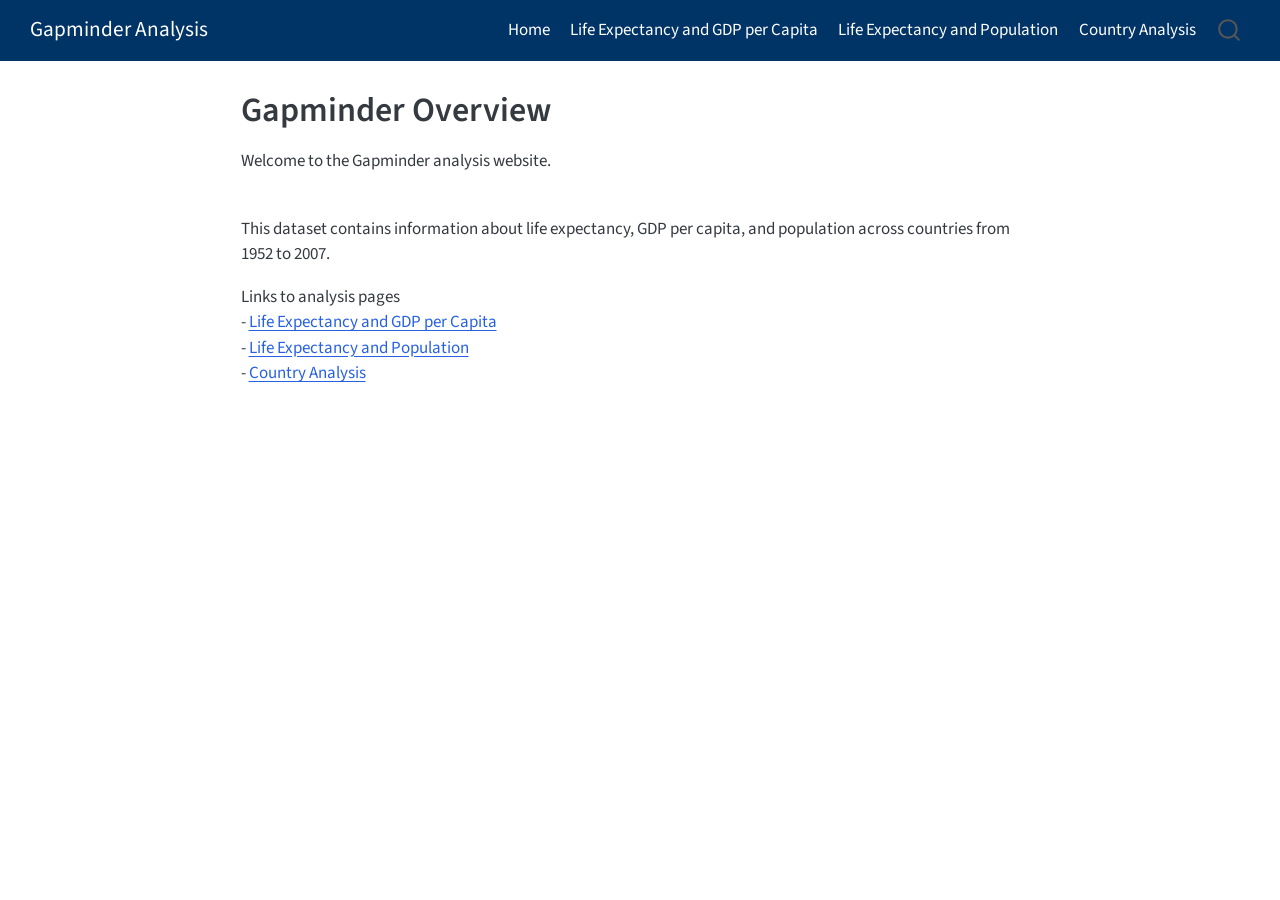
<file: docs/index.html>
<!DOCTYPE html>
<html xmlns="http://www.w3.org/1999/xhtml" lang="en" xml:lang="en"><head>

<meta charset="utf-8">
<meta name="generator" content="quarto-1.8.27">

<meta name="viewport" content="width=device-width, initial-scale=1.0, user-scalable=yes">


<title>Gapminder Overview – Gapminder Analysis</title>
<style>
code{white-space: pre-wrap;}
span.smallcaps{font-variant: small-caps;}
div.columns{display: flex; gap: min(4vw, 1.5em);}
div.column{flex: auto; overflow-x: auto;}
div.hanging-indent{margin-left: 1.5em; text-indent: -1.5em;}
ul.task-list{list-style: none;}
ul.task-list li input[type="checkbox"] {
  width: 0.8em;
  margin: 0 0.8em 0.2em -1em; /* quarto-specific, see https://github.com/quarto-dev/quarto-cli/issues/4556 */ 
  vertical-align: middle;
}
</style>


<script src="site_libs/quarto-nav/quarto-nav.js"></script>
<script src="site_libs/quarto-nav/headroom.min.js"></script>
<script src="site_libs/clipboard/clipboard.min.js"></script>
<script src="site_libs/quarto-search/autocomplete.umd.js"></script>
<script src="site_libs/quarto-search/fuse.min.js"></script>
<script src="site_libs/quarto-search/quarto-search.js"></script>
<meta name="quarto:offset" content="./">
<script src="site_libs/quarto-html/quarto.js" type="module"></script>
<script src="site_libs/quarto-html/tabsets/tabsets.js" type="module"></script>
<script src="site_libs/quarto-html/axe/axe-check.js" type="module"></script>
<script src="site_libs/quarto-html/popper.min.js"></script>
<script src="site_libs/quarto-html/tippy.umd.min.js"></script>
<script src="site_libs/quarto-html/anchor.min.js"></script>
<link href="site_libs/quarto-html/tippy.css" rel="stylesheet">
<link href="site_libs/quarto-html/quarto-syntax-highlighting-ed96de9b727972fe78a7b5d16c58bf87.css" rel="stylesheet" id="quarto-text-highlighting-styles">
<script src="site_libs/bootstrap/bootstrap.min.js"></script>
<link href="site_libs/bootstrap/bootstrap-icons.css" rel="stylesheet">
<link href="site_libs/bootstrap/bootstrap-5b4ad623e5705c0698d39aec6f10cf02.min.css" rel="stylesheet" append-hash="true" id="quarto-bootstrap" data-mode="light">
<script id="quarto-search-options" type="application/json">{
  "location": "navbar",
  "copy-button": false,
  "collapse-after": 3,
  "panel-placement": "end",
  "type": "overlay",
  "limit": 50,
  "keyboard-shortcut": [
    "f",
    "/",
    "s"
  ],
  "show-item-context": false,
  "language": {
    "search-no-results-text": "No results",
    "search-matching-documents-text": "matching documents",
    "search-copy-link-title": "Copy link to search",
    "search-hide-matches-text": "Hide additional matches",
    "search-more-match-text": "more match in this document",
    "search-more-matches-text": "more matches in this document",
    "search-clear-button-title": "Clear",
    "search-text-placeholder": "",
    "search-detached-cancel-button-title": "Cancel",
    "search-submit-button-title": "Submit",
    "search-label": "Search"
  }
}</script>


<link rel="stylesheet" href="custom.css">
</head>

<body class="nav-fixed fullcontent quarto-light">

<div id="quarto-search-results"></div>
  <header id="quarto-header" class="headroom fixed-top">
    <nav class="navbar navbar-expand-lg " data-bs-theme="dark">
      <div class="navbar-container container-fluid">
      <div class="navbar-brand-container mx-auto">
    <a class="navbar-brand" href="./index.html">
    <span class="navbar-title">Gapminder Analysis</span>
    </a>
  </div>
            <div id="quarto-search" class="" title="Search"></div>
          <button class="navbar-toggler" type="button" data-bs-toggle="collapse" data-bs-target="#navbarCollapse" aria-controls="navbarCollapse" role="menu" aria-expanded="false" aria-label="Toggle navigation" onclick="if (window.quartoToggleHeadroom) { window.quartoToggleHeadroom(); }">
  <span class="navbar-toggler-icon"></span>
</button>
          <div class="collapse navbar-collapse" id="navbarCollapse">
            <ul class="navbar-nav navbar-nav-scroll ms-auto">
  <li class="nav-item">
    <a class="nav-link active" href="./index.html" aria-current="page"> 
<span class="menu-text">Home</span></a>
  </li>  
  <li class="nav-item">
    <a class="nav-link" href="./life-gdp.html"> 
<span class="menu-text">Life Expectancy and GDP per Capita</span></a>
  </li>  
  <li class="nav-item">
    <a class="nav-link" href="./life-population.html"> 
<span class="menu-text">Life Expectancy and Population</span></a>
  </li>  
  <li class="nav-item">
    <a class="nav-link" href="./country.html"> 
<span class="menu-text">Country Analysis</span></a>
  </li>  
</ul>
          </div> <!-- /navcollapse -->
            <div class="quarto-navbar-tools">
</div>
      </div> <!-- /container-fluid -->
    </nav>
</header>
<!-- content -->
<div id="quarto-content" class="quarto-container page-columns page-rows-contents page-layout-article page-navbar">
<!-- sidebar -->
<!-- margin-sidebar -->
    
<!-- main -->
<main class="content" id="quarto-document-content">

<header id="title-block-header" class="quarto-title-block default">
<div class="quarto-title">
<h1 class="title">Gapminder Overview</h1>
</div>



<div class="quarto-title-meta">

    
  
    
  </div>
  


</header>


<p>Welcome to the Gapminder analysis website.</p>
<p><br>
This dataset contains information about life expectancy, GDP per capita, and population across countries from 1952 to 2007.</p>
<p>Links to analysis pages<br>
- <a href="./life-gdp.html">Life Expectancy and GDP per Capita</a><br>
- <a href="./life-population.html">Life Expectancy and Population</a><br>
- <a href="./country.html">Country Analysis</a></p>



</main> <!-- /main -->
<script id="quarto-html-after-body" type="application/javascript">
  window.document.addEventListener("DOMContentLoaded", function (event) {
    const icon = "";
    const anchorJS = new window.AnchorJS();
    anchorJS.options = {
      placement: 'right',
      icon: icon
    };
    anchorJS.add('.anchored');
    const isCodeAnnotation = (el) => {
      for (const clz of el.classList) {
        if (clz.startsWith('code-annotation-')) {                     
          return true;
        }
      }
      return false;
    }
    const onCopySuccess = function(e) {
      // button target
      const button = e.trigger;
      // don't keep focus
      button.blur();
      // flash "checked"
      button.classList.add('code-copy-button-checked');
      var currentTitle = button.getAttribute("title");
      button.setAttribute("title", "Copied!");
      let tooltip;
      if (window.bootstrap) {
        button.setAttribute("data-bs-toggle", "tooltip");
        button.setAttribute("data-bs-placement", "left");
        button.setAttribute("data-bs-title", "Copied!");
        tooltip = new bootstrap.Tooltip(button, 
          { trigger: "manual", 
            customClass: "code-copy-button-tooltip",
            offset: [0, -8]});
        tooltip.show();    
      }
      setTimeout(function() {
        if (tooltip) {
          tooltip.hide();
          button.removeAttribute("data-bs-title");
          button.removeAttribute("data-bs-toggle");
          button.removeAttribute("data-bs-placement");
        }
        button.setAttribute("title", currentTitle);
        button.classList.remove('code-copy-button-checked');
      }, 1000);
      // clear code selection
      e.clearSelection();
    }
    const getTextToCopy = function(trigger) {
      const outerScaffold = trigger.parentElement.cloneNode(true);
      const codeEl = outerScaffold.querySelector('code');
      for (const childEl of codeEl.children) {
        if (isCodeAnnotation(childEl)) {
          childEl.remove();
        }
      }
      return codeEl.innerText;
    }
    const clipboard = new window.ClipboardJS('.code-copy-button:not([data-in-quarto-modal])', {
      text: getTextToCopy
    });
    clipboard.on('success', onCopySuccess);
    if (window.document.getElementById('quarto-embedded-source-code-modal')) {
      const clipboardModal = new window.ClipboardJS('.code-copy-button[data-in-quarto-modal]', {
        text: getTextToCopy,
        container: window.document.getElementById('quarto-embedded-source-code-modal')
      });
      clipboardModal.on('success', onCopySuccess);
    }
      var localhostRegex = new RegExp(/^(?:http|https):\/\/localhost\:?[0-9]*\//);
      var mailtoRegex = new RegExp(/^mailto:/);
        var filterRegex = new RegExp('/' + window.location.host + '/');
      var isInternal = (href) => {
          return filterRegex.test(href) || localhostRegex.test(href) || mailtoRegex.test(href);
      }
      // Inspect non-navigation links and adorn them if external
     var links = window.document.querySelectorAll('a[href]:not(.nav-link):not(.navbar-brand):not(.toc-action):not(.sidebar-link):not(.sidebar-item-toggle):not(.pagination-link):not(.no-external):not([aria-hidden]):not(.dropdown-item):not(.quarto-navigation-tool):not(.about-link)');
      for (var i=0; i<links.length; i++) {
        const link = links[i];
        if (!isInternal(link.href)) {
          // undo the damage that might have been done by quarto-nav.js in the case of
          // links that we want to consider external
          if (link.dataset.originalHref !== undefined) {
            link.href = link.dataset.originalHref;
          }
        }
      }
    function tippyHover(el, contentFn, onTriggerFn, onUntriggerFn) {
      const config = {
        allowHTML: true,
        maxWidth: 500,
        delay: 100,
        arrow: false,
        appendTo: function(el) {
            return el.parentElement;
        },
        interactive: true,
        interactiveBorder: 10,
        theme: 'quarto',
        placement: 'bottom-start',
      };
      if (contentFn) {
        config.content = contentFn;
      }
      if (onTriggerFn) {
        config.onTrigger = onTriggerFn;
      }
      if (onUntriggerFn) {
        config.onUntrigger = onUntriggerFn;
      }
      window.tippy(el, config); 
    }
    const noterefs = window.document.querySelectorAll('a[role="doc-noteref"]');
    for (var i=0; i<noterefs.length; i++) {
      const ref = noterefs[i];
      tippyHover(ref, function() {
        // use id or data attribute instead here
        let href = ref.getAttribute('data-footnote-href') || ref.getAttribute('href');
        try { href = new URL(href).hash; } catch {}
        const id = href.replace(/^#\/?/, "");
        const note = window.document.getElementById(id);
        if (note) {
          return note.innerHTML;
        } else {
          return "";
        }
      });
    }
    const xrefs = window.document.querySelectorAll('a.quarto-xref');
    const processXRef = (id, note) => {
      // Strip column container classes
      const stripColumnClz = (el) => {
        el.classList.remove("page-full", "page-columns");
        if (el.children) {
          for (const child of el.children) {
            stripColumnClz(child);
          }
        }
      }
      stripColumnClz(note)
      if (id === null || id.startsWith('sec-')) {
        // Special case sections, only their first couple elements
        const container = document.createElement("div");
        if (note.children && note.children.length > 2) {
          container.appendChild(note.children[0].cloneNode(true));
          for (let i = 1; i < note.children.length; i++) {
            const child = note.children[i];
            if (child.tagName === "P" && child.innerText === "") {
              continue;
            } else {
              container.appendChild(child.cloneNode(true));
              break;
            }
          }
          if (window.Quarto?.typesetMath) {
            window.Quarto.typesetMath(container);
          }
          return container.innerHTML
        } else {
          if (window.Quarto?.typesetMath) {
            window.Quarto.typesetMath(note);
          }
          return note.innerHTML;
        }
      } else {
        // Remove any anchor links if they are present
        const anchorLink = note.querySelector('a.anchorjs-link');
        if (anchorLink) {
          anchorLink.remove();
        }
        if (window.Quarto?.typesetMath) {
          window.Quarto.typesetMath(note);
        }
        if (note.classList.contains("callout")) {
          return note.outerHTML;
        } else {
          return note.innerHTML;
        }
      }
    }
    for (var i=0; i<xrefs.length; i++) {
      const xref = xrefs[i];
      tippyHover(xref, undefined, function(instance) {
        instance.disable();
        let url = xref.getAttribute('href');
        let hash = undefined; 
        if (url.startsWith('#')) {
          hash = url;
        } else {
          try { hash = new URL(url).hash; } catch {}
        }
        if (hash) {
          const id = hash.replace(/^#\/?/, "");
          const note = window.document.getElementById(id);
          if (note !== null) {
            try {
              const html = processXRef(id, note.cloneNode(true));
              instance.setContent(html);
            } finally {
              instance.enable();
              instance.show();
            }
          } else {
            // See if we can fetch this
            fetch(url.split('#')[0])
            .then(res => res.text())
            .then(html => {
              const parser = new DOMParser();
              const htmlDoc = parser.parseFromString(html, "text/html");
              const note = htmlDoc.getElementById(id);
              if (note !== null) {
                const html = processXRef(id, note);
                instance.setContent(html);
              } 
            }).finally(() => {
              instance.enable();
              instance.show();
            });
          }
        } else {
          // See if we can fetch a full url (with no hash to target)
          // This is a special case and we should probably do some content thinning / targeting
          fetch(url)
          .then(res => res.text())
          .then(html => {
            const parser = new DOMParser();
            const htmlDoc = parser.parseFromString(html, "text/html");
            const note = htmlDoc.querySelector('main.content');
            if (note !== null) {
              // This should only happen for chapter cross references
              // (since there is no id in the URL)
              // remove the first header
              if (note.children.length > 0 && note.children[0].tagName === "HEADER") {
                note.children[0].remove();
              }
              const html = processXRef(null, note);
              instance.setContent(html);
            } 
          }).finally(() => {
            instance.enable();
            instance.show();
          });
        }
      }, function(instance) {
      });
    }
        let selectedAnnoteEl;
        const selectorForAnnotation = ( cell, annotation) => {
          let cellAttr = 'data-code-cell="' + cell + '"';
          let lineAttr = 'data-code-annotation="' +  annotation + '"';
          const selector = 'span[' + cellAttr + '][' + lineAttr + ']';
          return selector;
        }
        const selectCodeLines = (annoteEl) => {
          const doc = window.document;
          const targetCell = annoteEl.getAttribute("data-target-cell");
          const targetAnnotation = annoteEl.getAttribute("data-target-annotation");
          const annoteSpan = window.document.querySelector(selectorForAnnotation(targetCell, targetAnnotation));
          const lines = annoteSpan.getAttribute("data-code-lines").split(",");
          const lineIds = lines.map((line) => {
            return targetCell + "-" + line;
          })
          let top = null;
          let height = null;
          let parent = null;
          if (lineIds.length > 0) {
              //compute the position of the single el (top and bottom and make a div)
              const el = window.document.getElementById(lineIds[0]);
              top = el.offsetTop;
              height = el.offsetHeight;
              parent = el.parentElement.parentElement;
            if (lineIds.length > 1) {
              const lastEl = window.document.getElementById(lineIds[lineIds.length - 1]);
              const bottom = lastEl.offsetTop + lastEl.offsetHeight;
              height = bottom - top;
            }
            if (top !== null && height !== null && parent !== null) {
              // cook up a div (if necessary) and position it 
              let div = window.document.getElementById("code-annotation-line-highlight");
              if (div === null) {
                div = window.document.createElement("div");
                div.setAttribute("id", "code-annotation-line-highlight");
                div.style.position = 'absolute';
                parent.appendChild(div);
              }
              div.style.top = top - 2 + "px";
              div.style.height = height + 4 + "px";
              div.style.left = 0;
              let gutterDiv = window.document.getElementById("code-annotation-line-highlight-gutter");
              if (gutterDiv === null) {
                gutterDiv = window.document.createElement("div");
                gutterDiv.setAttribute("id", "code-annotation-line-highlight-gutter");
                gutterDiv.style.position = 'absolute';
                const codeCell = window.document.getElementById(targetCell);
                const gutter = codeCell.querySelector('.code-annotation-gutter');
                gutter.appendChild(gutterDiv);
              }
              gutterDiv.style.top = top - 2 + "px";
              gutterDiv.style.height = height + 4 + "px";
            }
            selectedAnnoteEl = annoteEl;
          }
        };
        const unselectCodeLines = () => {
          const elementsIds = ["code-annotation-line-highlight", "code-annotation-line-highlight-gutter"];
          elementsIds.forEach((elId) => {
            const div = window.document.getElementById(elId);
            if (div) {
              div.remove();
            }
          });
          selectedAnnoteEl = undefined;
        };
          // Handle positioning of the toggle
      window.addEventListener(
        "resize",
        throttle(() => {
          elRect = undefined;
          if (selectedAnnoteEl) {
            selectCodeLines(selectedAnnoteEl);
          }
        }, 10)
      );
      function throttle(fn, ms) {
      let throttle = false;
      let timer;
        return (...args) => {
          if(!throttle) { // first call gets through
              fn.apply(this, args);
              throttle = true;
          } else { // all the others get throttled
              if(timer) clearTimeout(timer); // cancel #2
              timer = setTimeout(() => {
                fn.apply(this, args);
                timer = throttle = false;
              }, ms);
          }
        };
      }
        // Attach click handler to the DT
        const annoteDls = window.document.querySelectorAll('dt[data-target-cell]');
        for (const annoteDlNode of annoteDls) {
          annoteDlNode.addEventListener('click', (event) => {
            const clickedEl = event.target;
            if (clickedEl !== selectedAnnoteEl) {
              unselectCodeLines();
              const activeEl = window.document.querySelector('dt[data-target-cell].code-annotation-active');
              if (activeEl) {
                activeEl.classList.remove('code-annotation-active');
              }
              selectCodeLines(clickedEl);
              clickedEl.classList.add('code-annotation-active');
            } else {
              // Unselect the line
              unselectCodeLines();
              clickedEl.classList.remove('code-annotation-active');
            }
          });
        }
    const findCites = (el) => {
      const parentEl = el.parentElement;
      if (parentEl) {
        const cites = parentEl.dataset.cites;
        if (cites) {
          return {
            el,
            cites: cites.split(' ')
          };
        } else {
          return findCites(el.parentElement)
        }
      } else {
        return undefined;
      }
    };
    var bibliorefs = window.document.querySelectorAll('a[role="doc-biblioref"]');
    for (var i=0; i<bibliorefs.length; i++) {
      const ref = bibliorefs[i];
      const citeInfo = findCites(ref);
      if (citeInfo) {
        tippyHover(citeInfo.el, function() {
          var popup = window.document.createElement('div');
          citeInfo.cites.forEach(function(cite) {
            var citeDiv = window.document.createElement('div');
            citeDiv.classList.add('hanging-indent');
            citeDiv.classList.add('csl-entry');
            var biblioDiv = window.document.getElementById('ref-' + cite);
            if (biblioDiv) {
              citeDiv.innerHTML = biblioDiv.innerHTML;
            }
            popup.appendChild(citeDiv);
          });
          return popup.innerHTML;
        });
      }
    }
  });
  </script>
</div> <!-- /content -->




</body></html>
</file>
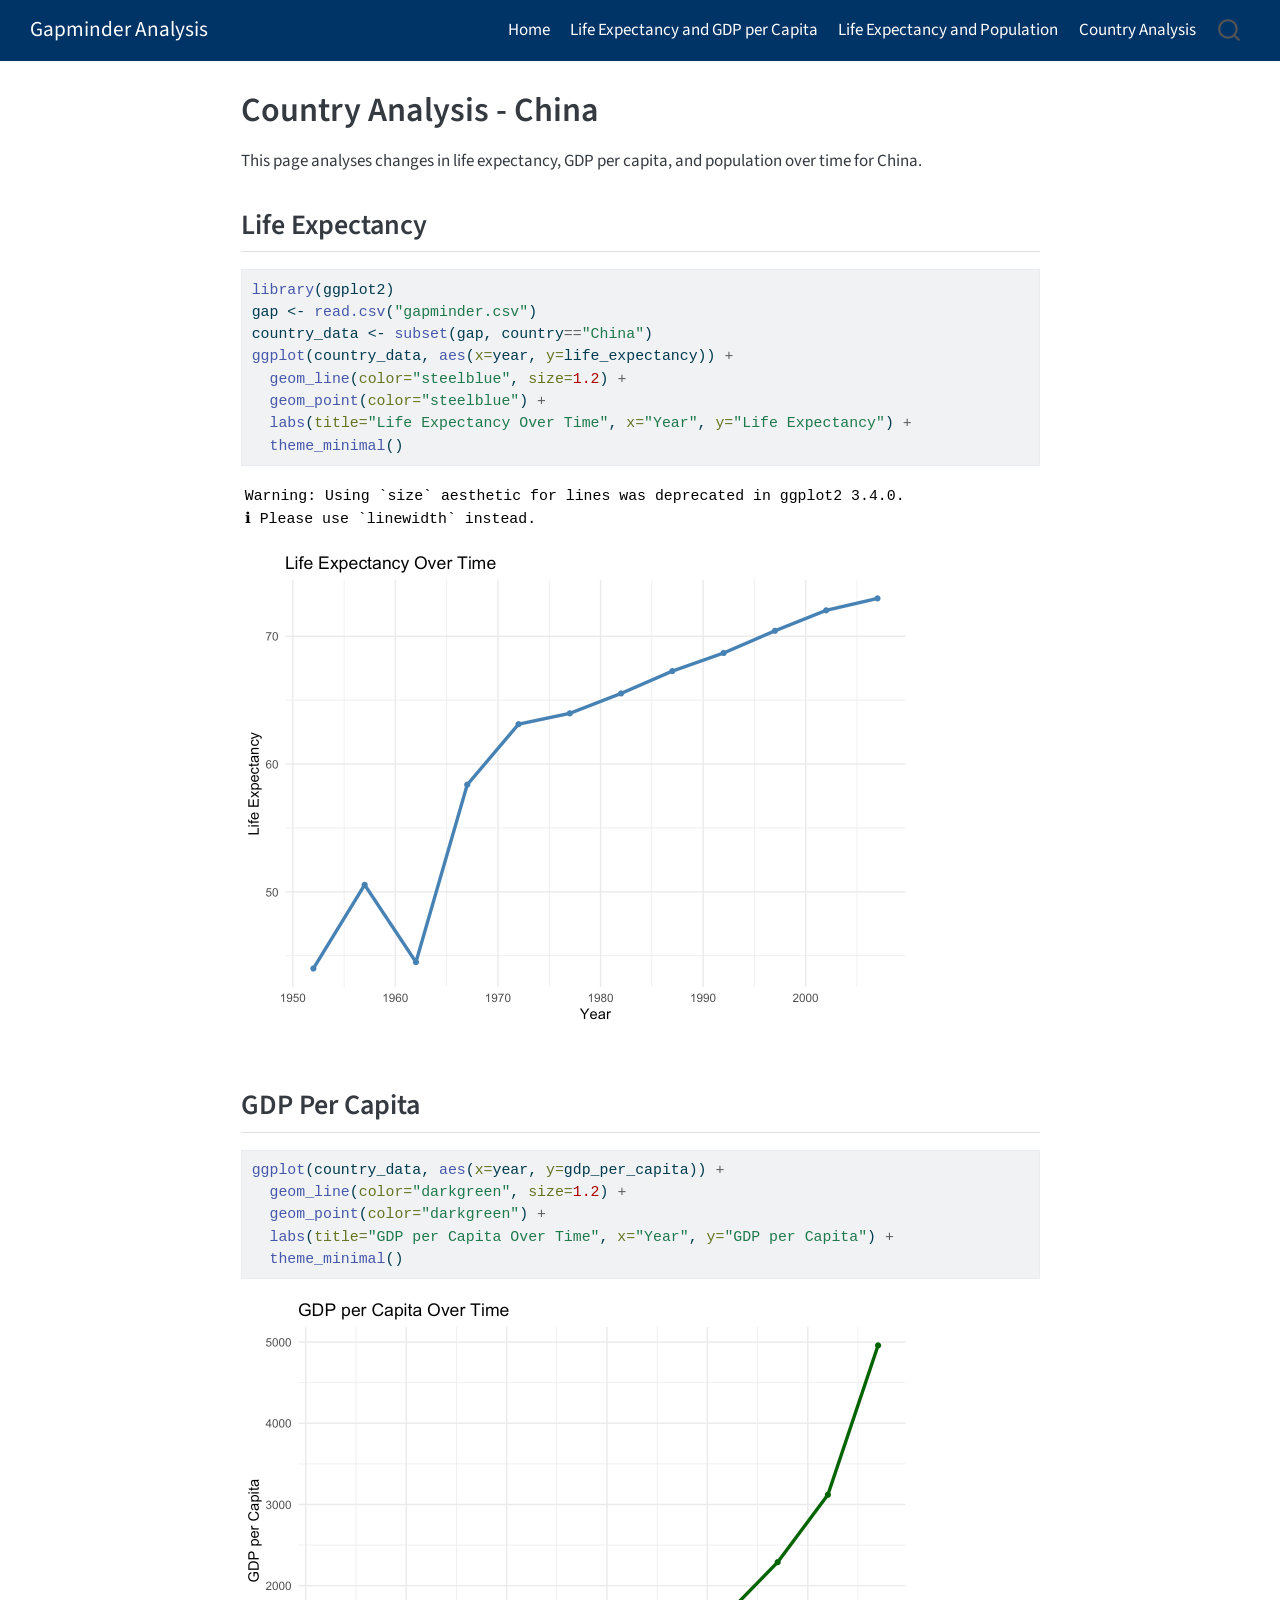
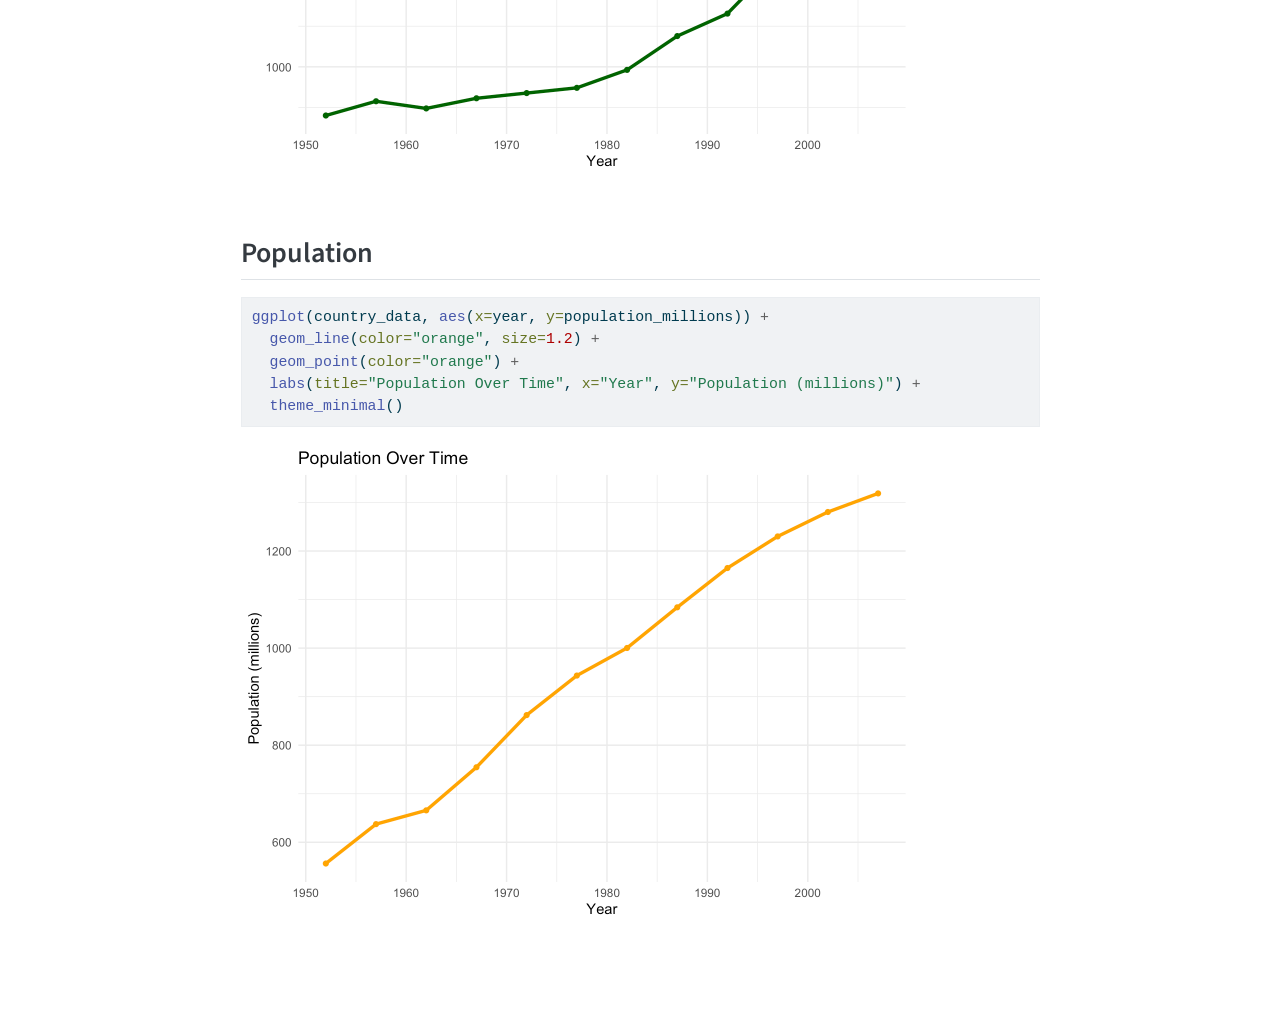
<file: docs/country.html>
<!DOCTYPE html>
<html xmlns="http://www.w3.org/1999/xhtml" lang="en" xml:lang="en"><head>

<meta charset="utf-8">
<meta name="generator" content="quarto-1.8.27">

<meta name="viewport" content="width=device-width, initial-scale=1.0, user-scalable=yes">


<title>Country Analysis - China – Gapminder Analysis</title>
<style>
code{white-space: pre-wrap;}
span.smallcaps{font-variant: small-caps;}
div.columns{display: flex; gap: min(4vw, 1.5em);}
div.column{flex: auto; overflow-x: auto;}
div.hanging-indent{margin-left: 1.5em; text-indent: -1.5em;}
ul.task-list{list-style: none;}
ul.task-list li input[type="checkbox"] {
  width: 0.8em;
  margin: 0 0.8em 0.2em -1em; /* quarto-specific, see https://github.com/quarto-dev/quarto-cli/issues/4556 */ 
  vertical-align: middle;
}
/* CSS for syntax highlighting */
html { -webkit-text-size-adjust: 100%; }
pre > code.sourceCode { white-space: pre; position: relative; }
pre > code.sourceCode > span { display: inline-block; line-height: 1.25; }
pre > code.sourceCode > span:empty { height: 1.2em; }
.sourceCode { overflow: visible; }
code.sourceCode > span { color: inherit; text-decoration: inherit; }
div.sourceCode { margin: 1em 0; }
pre.sourceCode { margin: 0; }
@media screen {
div.sourceCode { overflow: auto; }
}
@media print {
pre > code.sourceCode { white-space: pre-wrap; }
pre > code.sourceCode > span { text-indent: -5em; padding-left: 5em; }
}
pre.numberSource code
  { counter-reset: source-line 0; }
pre.numberSource code > span
  { position: relative; left: -4em; counter-increment: source-line; }
pre.numberSource code > span > a:first-child::before
  { content: counter(source-line);
    position: relative; left: -1em; text-align: right; vertical-align: baseline;
    border: none; display: inline-block;
    -webkit-touch-callout: none; -webkit-user-select: none;
    -khtml-user-select: none; -moz-user-select: none;
    -ms-user-select: none; user-select: none;
    padding: 0 4px; width: 4em;
  }
pre.numberSource { margin-left: 3em;  padding-left: 4px; }
div.sourceCode
  {   }
@media screen {
pre > code.sourceCode > span > a:first-child::before { text-decoration: underline; }
}
</style>


<script src="site_libs/quarto-nav/quarto-nav.js"></script>
<script src="site_libs/quarto-nav/headroom.min.js"></script>
<script src="site_libs/clipboard/clipboard.min.js"></script>
<script src="site_libs/quarto-search/autocomplete.umd.js"></script>
<script src="site_libs/quarto-search/fuse.min.js"></script>
<script src="site_libs/quarto-search/quarto-search.js"></script>
<meta name="quarto:offset" content="./">
<script src="site_libs/quarto-html/quarto.js" type="module"></script>
<script src="site_libs/quarto-html/tabsets/tabsets.js" type="module"></script>
<script src="site_libs/quarto-html/axe/axe-check.js" type="module"></script>
<script src="site_libs/quarto-html/popper.min.js"></script>
<script src="site_libs/quarto-html/tippy.umd.min.js"></script>
<script src="site_libs/quarto-html/anchor.min.js"></script>
<link href="site_libs/quarto-html/tippy.css" rel="stylesheet">
<link href="site_libs/quarto-html/quarto-syntax-highlighting-ed96de9b727972fe78a7b5d16c58bf87.css" rel="stylesheet" id="quarto-text-highlighting-styles">
<script src="site_libs/bootstrap/bootstrap.min.js"></script>
<link href="site_libs/bootstrap/bootstrap-icons.css" rel="stylesheet">
<link href="site_libs/bootstrap/bootstrap-5b4ad623e5705c0698d39aec6f10cf02.min.css" rel="stylesheet" append-hash="true" id="quarto-bootstrap" data-mode="light">
<script id="quarto-search-options" type="application/json">{
  "location": "navbar",
  "copy-button": false,
  "collapse-after": 3,
  "panel-placement": "end",
  "type": "overlay",
  "limit": 50,
  "keyboard-shortcut": [
    "f",
    "/",
    "s"
  ],
  "show-item-context": false,
  "language": {
    "search-no-results-text": "No results",
    "search-matching-documents-text": "matching documents",
    "search-copy-link-title": "Copy link to search",
    "search-hide-matches-text": "Hide additional matches",
    "search-more-match-text": "more match in this document",
    "search-more-matches-text": "more matches in this document",
    "search-clear-button-title": "Clear",
    "search-text-placeholder": "",
    "search-detached-cancel-button-title": "Cancel",
    "search-submit-button-title": "Submit",
    "search-label": "Search"
  }
}</script>


<link rel="stylesheet" href="custom.css">
</head>

<body class="nav-fixed fullcontent quarto-light">

<div id="quarto-search-results"></div>
  <header id="quarto-header" class="headroom fixed-top">
    <nav class="navbar navbar-expand-lg " data-bs-theme="dark">
      <div class="navbar-container container-fluid">
      <div class="navbar-brand-container mx-auto">
    <a class="navbar-brand" href="./index.html">
    <span class="navbar-title">Gapminder Analysis</span>
    </a>
  </div>
            <div id="quarto-search" class="" title="Search"></div>
          <button class="navbar-toggler" type="button" data-bs-toggle="collapse" data-bs-target="#navbarCollapse" aria-controls="navbarCollapse" role="menu" aria-expanded="false" aria-label="Toggle navigation" onclick="if (window.quartoToggleHeadroom) { window.quartoToggleHeadroom(); }">
  <span class="navbar-toggler-icon"></span>
</button>
          <div class="collapse navbar-collapse" id="navbarCollapse">
            <ul class="navbar-nav navbar-nav-scroll ms-auto">
  <li class="nav-item">
    <a class="nav-link" href="./index.html"> 
<span class="menu-text">Home</span></a>
  </li>  
  <li class="nav-item">
    <a class="nav-link" href="./life-gdp.html"> 
<span class="menu-text">Life Expectancy and GDP per Capita</span></a>
  </li>  
  <li class="nav-item">
    <a class="nav-link" href="./life-population.html"> 
<span class="menu-text">Life Expectancy and Population</span></a>
  </li>  
  <li class="nav-item">
    <a class="nav-link active" href="./country.html" aria-current="page"> 
<span class="menu-text">Country Analysis</span></a>
  </li>  
</ul>
          </div> <!-- /navcollapse -->
            <div class="quarto-navbar-tools">
</div>
      </div> <!-- /container-fluid -->
    </nav>
</header>
<!-- content -->
<div id="quarto-content" class="quarto-container page-columns page-rows-contents page-layout-article page-navbar">
<!-- sidebar -->
<!-- margin-sidebar -->
    
<!-- main -->
<main class="content" id="quarto-document-content">

<header id="title-block-header" class="quarto-title-block default">
<div class="quarto-title">
<h1 class="title">Country Analysis - China</h1>
</div>



<div class="quarto-title-meta">

    
  
    
  </div>
  


</header>


<p>This page analyses changes in life expectancy, GDP per capita, and population over time for China.</p>
<section id="life-expectancy" class="level2">
<h2 class="anchored" data-anchor-id="life-expectancy">Life Expectancy</h2>
<div class="cell">
<div class="code-copy-outer-scaffold"><div class="sourceCode cell-code" id="cb1"><pre class="sourceCode r code-with-copy"><code class="sourceCode r"><span id="cb1-1"><a href="#cb1-1" aria-hidden="true" tabindex="-1"></a><span class="fu">library</span>(ggplot2)</span>
<span id="cb1-2"><a href="#cb1-2" aria-hidden="true" tabindex="-1"></a>gap <span class="ot">&lt;-</span> <span class="fu">read.csv</span>(<span class="st">"gapminder.csv"</span>)</span>
<span id="cb1-3"><a href="#cb1-3" aria-hidden="true" tabindex="-1"></a>country_data <span class="ot">&lt;-</span> <span class="fu">subset</span>(gap, country<span class="sc">==</span><span class="st">"China"</span>)</span>
<span id="cb1-4"><a href="#cb1-4" aria-hidden="true" tabindex="-1"></a><span class="fu">ggplot</span>(country_data, <span class="fu">aes</span>(<span class="at">x=</span>year, <span class="at">y=</span>life_expectancy)) <span class="sc">+</span></span>
<span id="cb1-5"><a href="#cb1-5" aria-hidden="true" tabindex="-1"></a>  <span class="fu">geom_line</span>(<span class="at">color=</span><span class="st">"steelblue"</span>, <span class="at">size=</span><span class="fl">1.2</span>) <span class="sc">+</span></span>
<span id="cb1-6"><a href="#cb1-6" aria-hidden="true" tabindex="-1"></a>  <span class="fu">geom_point</span>(<span class="at">color=</span><span class="st">"steelblue"</span>) <span class="sc">+</span></span>
<span id="cb1-7"><a href="#cb1-7" aria-hidden="true" tabindex="-1"></a>  <span class="fu">labs</span>(<span class="at">title=</span><span class="st">"Life Expectancy Over Time"</span>, <span class="at">x=</span><span class="st">"Year"</span>, <span class="at">y=</span><span class="st">"Life Expectancy"</span>) <span class="sc">+</span></span>
<span id="cb1-8"><a href="#cb1-8" aria-hidden="true" tabindex="-1"></a>  <span class="fu">theme_minimal</span>()</span></code></pre></div><button title="Copy to Clipboard" class="code-copy-button"><i class="bi"></i></button></div>
<div class="cell-output cell-output-stderr">
<pre><code>Warning: Using `size` aesthetic for lines was deprecated in ggplot2 3.4.0.
ℹ Please use `linewidth` instead.</code></pre>
</div>
<div class="cell-output-display">
<div>
<figure class="figure">
<p><img src="country_files/figure-html/unnamed-chunk-1-1.png" class="img-fluid figure-img" width="672"></p>
</figure>
</div>
</div>
</div>
</section>
<section id="gdp-per-capita" class="level2">
<h2 class="anchored" data-anchor-id="gdp-per-capita">GDP Per Capita</h2>
<div class="cell">
<div class="code-copy-outer-scaffold"><div class="sourceCode cell-code" id="cb3"><pre class="sourceCode r code-with-copy"><code class="sourceCode r"><span id="cb3-1"><a href="#cb3-1" aria-hidden="true" tabindex="-1"></a><span class="fu">ggplot</span>(country_data, <span class="fu">aes</span>(<span class="at">x=</span>year, <span class="at">y=</span>gdp_per_capita)) <span class="sc">+</span></span>
<span id="cb3-2"><a href="#cb3-2" aria-hidden="true" tabindex="-1"></a>  <span class="fu">geom_line</span>(<span class="at">color=</span><span class="st">"darkgreen"</span>, <span class="at">size=</span><span class="fl">1.2</span>) <span class="sc">+</span></span>
<span id="cb3-3"><a href="#cb3-3" aria-hidden="true" tabindex="-1"></a>  <span class="fu">geom_point</span>(<span class="at">color=</span><span class="st">"darkgreen"</span>) <span class="sc">+</span></span>
<span id="cb3-4"><a href="#cb3-4" aria-hidden="true" tabindex="-1"></a>  <span class="fu">labs</span>(<span class="at">title=</span><span class="st">"GDP per Capita Over Time"</span>, <span class="at">x=</span><span class="st">"Year"</span>, <span class="at">y=</span><span class="st">"GDP per Capita"</span>) <span class="sc">+</span></span>
<span id="cb3-5"><a href="#cb3-5" aria-hidden="true" tabindex="-1"></a>  <span class="fu">theme_minimal</span>()</span></code></pre></div><button title="Copy to Clipboard" class="code-copy-button"><i class="bi"></i></button></div>
<div class="cell-output-display">
<div>
<figure class="figure">
<p><img src="country_files/figure-html/unnamed-chunk-2-1.png" class="img-fluid figure-img" width="672"></p>
</figure>
</div>
</div>
</div>
</section>
<section id="population" class="level2">
<h2 class="anchored" data-anchor-id="population">Population</h2>
<div class="cell">
<div class="code-copy-outer-scaffold"><div class="sourceCode cell-code" id="cb4"><pre class="sourceCode r code-with-copy"><code class="sourceCode r"><span id="cb4-1"><a href="#cb4-1" aria-hidden="true" tabindex="-1"></a><span class="fu">ggplot</span>(country_data, <span class="fu">aes</span>(<span class="at">x=</span>year, <span class="at">y=</span>population_millions)) <span class="sc">+</span></span>
<span id="cb4-2"><a href="#cb4-2" aria-hidden="true" tabindex="-1"></a>  <span class="fu">geom_line</span>(<span class="at">color=</span><span class="st">"orange"</span>, <span class="at">size=</span><span class="fl">1.2</span>) <span class="sc">+</span></span>
<span id="cb4-3"><a href="#cb4-3" aria-hidden="true" tabindex="-1"></a>  <span class="fu">geom_point</span>(<span class="at">color=</span><span class="st">"orange"</span>) <span class="sc">+</span></span>
<span id="cb4-4"><a href="#cb4-4" aria-hidden="true" tabindex="-1"></a>  <span class="fu">labs</span>(<span class="at">title=</span><span class="st">"Population Over Time"</span>, <span class="at">x=</span><span class="st">"Year"</span>, <span class="at">y=</span><span class="st">"Population (millions)"</span>) <span class="sc">+</span></span>
<span id="cb4-5"><a href="#cb4-5" aria-hidden="true" tabindex="-1"></a>  <span class="fu">theme_minimal</span>()</span></code></pre></div><button title="Copy to Clipboard" class="code-copy-button"><i class="bi"></i></button></div>
<div class="cell-output-display">
<div>
<figure class="figure">
<p><img src="country_files/figure-html/unnamed-chunk-3-1.png" class="img-fluid figure-img" width="672"></p>
</figure>
</div>
</div>
</div>


</section>

</main> <!-- /main -->
<script id="quarto-html-after-body" type="application/javascript">
  window.document.addEventListener("DOMContentLoaded", function (event) {
    const icon = "";
    const anchorJS = new window.AnchorJS();
    anchorJS.options = {
      placement: 'right',
      icon: icon
    };
    anchorJS.add('.anchored');
    const isCodeAnnotation = (el) => {
      for (const clz of el.classList) {
        if (clz.startsWith('code-annotation-')) {                     
          return true;
        }
      }
      return false;
    }
    const onCopySuccess = function(e) {
      // button target
      const button = e.trigger;
      // don't keep focus
      button.blur();
      // flash "checked"
      button.classList.add('code-copy-button-checked');
      var currentTitle = button.getAttribute("title");
      button.setAttribute("title", "Copied!");
      let tooltip;
      if (window.bootstrap) {
        button.setAttribute("data-bs-toggle", "tooltip");
        button.setAttribute("data-bs-placement", "left");
        button.setAttribute("data-bs-title", "Copied!");
        tooltip = new bootstrap.Tooltip(button, 
          { trigger: "manual", 
            customClass: "code-copy-button-tooltip",
            offset: [0, -8]});
        tooltip.show();    
      }
      setTimeout(function() {
        if (tooltip) {
          tooltip.hide();
          button.removeAttribute("data-bs-title");
          button.removeAttribute("data-bs-toggle");
          button.removeAttribute("data-bs-placement");
        }
        button.setAttribute("title", currentTitle);
        button.classList.remove('code-copy-button-checked');
      }, 1000);
      // clear code selection
      e.clearSelection();
    }
    const getTextToCopy = function(trigger) {
      const outerScaffold = trigger.parentElement.cloneNode(true);
      const codeEl = outerScaffold.querySelector('code');
      for (const childEl of codeEl.children) {
        if (isCodeAnnotation(childEl)) {
          childEl.remove();
        }
      }
      return codeEl.innerText;
    }
    const clipboard = new window.ClipboardJS('.code-copy-button:not([data-in-quarto-modal])', {
      text: getTextToCopy
    });
    clipboard.on('success', onCopySuccess);
    if (window.document.getElementById('quarto-embedded-source-code-modal')) {
      const clipboardModal = new window.ClipboardJS('.code-copy-button[data-in-quarto-modal]', {
        text: getTextToCopy,
        container: window.document.getElementById('quarto-embedded-source-code-modal')
      });
      clipboardModal.on('success', onCopySuccess);
    }
      var localhostRegex = new RegExp(/^(?:http|https):\/\/localhost\:?[0-9]*\//);
      var mailtoRegex = new RegExp(/^mailto:/);
        var filterRegex = new RegExp('/' + window.location.host + '/');
      var isInternal = (href) => {
          return filterRegex.test(href) || localhostRegex.test(href) || mailtoRegex.test(href);
      }
      // Inspect non-navigation links and adorn them if external
     var links = window.document.querySelectorAll('a[href]:not(.nav-link):not(.navbar-brand):not(.toc-action):not(.sidebar-link):not(.sidebar-item-toggle):not(.pagination-link):not(.no-external):not([aria-hidden]):not(.dropdown-item):not(.quarto-navigation-tool):not(.about-link)');
      for (var i=0; i<links.length; i++) {
        const link = links[i];
        if (!isInternal(link.href)) {
          // undo the damage that might have been done by quarto-nav.js in the case of
          // links that we want to consider external
          if (link.dataset.originalHref !== undefined) {
            link.href = link.dataset.originalHref;
          }
        }
      }
    function tippyHover(el, contentFn, onTriggerFn, onUntriggerFn) {
      const config = {
        allowHTML: true,
        maxWidth: 500,
        delay: 100,
        arrow: false,
        appendTo: function(el) {
            return el.parentElement;
        },
        interactive: true,
        interactiveBorder: 10,
        theme: 'quarto',
        placement: 'bottom-start',
      };
      if (contentFn) {
        config.content = contentFn;
      }
      if (onTriggerFn) {
        config.onTrigger = onTriggerFn;
      }
      if (onUntriggerFn) {
        config.onUntrigger = onUntriggerFn;
      }
      window.tippy(el, config); 
    }
    const noterefs = window.document.querySelectorAll('a[role="doc-noteref"]');
    for (var i=0; i<noterefs.length; i++) {
      const ref = noterefs[i];
      tippyHover(ref, function() {
        // use id or data attribute instead here
        let href = ref.getAttribute('data-footnote-href') || ref.getAttribute('href');
        try { href = new URL(href).hash; } catch {}
        const id = href.replace(/^#\/?/, "");
        const note = window.document.getElementById(id);
        if (note) {
          return note.innerHTML;
        } else {
          return "";
        }
      });
    }
    const xrefs = window.document.querySelectorAll('a.quarto-xref');
    const processXRef = (id, note) => {
      // Strip column container classes
      const stripColumnClz = (el) => {
        el.classList.remove("page-full", "page-columns");
        if (el.children) {
          for (const child of el.children) {
            stripColumnClz(child);
          }
        }
      }
      stripColumnClz(note)
      if (id === null || id.startsWith('sec-')) {
        // Special case sections, only their first couple elements
        const container = document.createElement("div");
        if (note.children && note.children.length > 2) {
          container.appendChild(note.children[0].cloneNode(true));
          for (let i = 1; i < note.children.length; i++) {
            const child = note.children[i];
            if (child.tagName === "P" && child.innerText === "") {
              continue;
            } else {
              container.appendChild(child.cloneNode(true));
              break;
            }
          }
          if (window.Quarto?.typesetMath) {
            window.Quarto.typesetMath(container);
          }
          return container.innerHTML
        } else {
          if (window.Quarto?.typesetMath) {
            window.Quarto.typesetMath(note);
          }
          return note.innerHTML;
        }
      } else {
        // Remove any anchor links if they are present
        const anchorLink = note.querySelector('a.anchorjs-link');
        if (anchorLink) {
          anchorLink.remove();
        }
        if (window.Quarto?.typesetMath) {
          window.Quarto.typesetMath(note);
        }
        if (note.classList.contains("callout")) {
          return note.outerHTML;
        } else {
          return note.innerHTML;
        }
      }
    }
    for (var i=0; i<xrefs.length; i++) {
      const xref = xrefs[i];
      tippyHover(xref, undefined, function(instance) {
        instance.disable();
        let url = xref.getAttribute('href');
        let hash = undefined; 
        if (url.startsWith('#')) {
          hash = url;
        } else {
          try { hash = new URL(url).hash; } catch {}
        }
        if (hash) {
          const id = hash.replace(/^#\/?/, "");
          const note = window.document.getElementById(id);
          if (note !== null) {
            try {
              const html = processXRef(id, note.cloneNode(true));
              instance.setContent(html);
            } finally {
              instance.enable();
              instance.show();
            }
          } else {
            // See if we can fetch this
            fetch(url.split('#')[0])
            .then(res => res.text())
            .then(html => {
              const parser = new DOMParser();
              const htmlDoc = parser.parseFromString(html, "text/html");
              const note = htmlDoc.getElementById(id);
              if (note !== null) {
                const html = processXRef(id, note);
                instance.setContent(html);
              } 
            }).finally(() => {
              instance.enable();
              instance.show();
            });
          }
        } else {
          // See if we can fetch a full url (with no hash to target)
          // This is a special case and we should probably do some content thinning / targeting
          fetch(url)
          .then(res => res.text())
          .then(html => {
            const parser = new DOMParser();
            const htmlDoc = parser.parseFromString(html, "text/html");
            const note = htmlDoc.querySelector('main.content');
            if (note !== null) {
              // This should only happen for chapter cross references
              // (since there is no id in the URL)
              // remove the first header
              if (note.children.length > 0 && note.children[0].tagName === "HEADER") {
                note.children[0].remove();
              }
              const html = processXRef(null, note);
              instance.setContent(html);
            } 
          }).finally(() => {
            instance.enable();
            instance.show();
          });
        }
      }, function(instance) {
      });
    }
        let selectedAnnoteEl;
        const selectorForAnnotation = ( cell, annotation) => {
          let cellAttr = 'data-code-cell="' + cell + '"';
          let lineAttr = 'data-code-annotation="' +  annotation + '"';
          const selector = 'span[' + cellAttr + '][' + lineAttr + ']';
          return selector;
        }
        const selectCodeLines = (annoteEl) => {
          const doc = window.document;
          const targetCell = annoteEl.getAttribute("data-target-cell");
          const targetAnnotation = annoteEl.getAttribute("data-target-annotation");
          const annoteSpan = window.document.querySelector(selectorForAnnotation(targetCell, targetAnnotation));
          const lines = annoteSpan.getAttribute("data-code-lines").split(",");
          const lineIds = lines.map((line) => {
            return targetCell + "-" + line;
          })
          let top = null;
          let height = null;
          let parent = null;
          if (lineIds.length > 0) {
              //compute the position of the single el (top and bottom and make a div)
              const el = window.document.getElementById(lineIds[0]);
              top = el.offsetTop;
              height = el.offsetHeight;
              parent = el.parentElement.parentElement;
            if (lineIds.length > 1) {
              const lastEl = window.document.getElementById(lineIds[lineIds.length - 1]);
              const bottom = lastEl.offsetTop + lastEl.offsetHeight;
              height = bottom - top;
            }
            if (top !== null && height !== null && parent !== null) {
              // cook up a div (if necessary) and position it 
              let div = window.document.getElementById("code-annotation-line-highlight");
              if (div === null) {
                div = window.document.createElement("div");
                div.setAttribute("id", "code-annotation-line-highlight");
                div.style.position = 'absolute';
                parent.appendChild(div);
              }
              div.style.top = top - 2 + "px";
              div.style.height = height + 4 + "px";
              div.style.left = 0;
              let gutterDiv = window.document.getElementById("code-annotation-line-highlight-gutter");
              if (gutterDiv === null) {
                gutterDiv = window.document.createElement("div");
                gutterDiv.setAttribute("id", "code-annotation-line-highlight-gutter");
                gutterDiv.style.position = 'absolute';
                const codeCell = window.document.getElementById(targetCell);
                const gutter = codeCell.querySelector('.code-annotation-gutter');
                gutter.appendChild(gutterDiv);
              }
              gutterDiv.style.top = top - 2 + "px";
              gutterDiv.style.height = height + 4 + "px";
            }
            selectedAnnoteEl = annoteEl;
          }
        };
        const unselectCodeLines = () => {
          const elementsIds = ["code-annotation-line-highlight", "code-annotation-line-highlight-gutter"];
          elementsIds.forEach((elId) => {
            const div = window.document.getElementById(elId);
            if (div) {
              div.remove();
            }
          });
          selectedAnnoteEl = undefined;
        };
          // Handle positioning of the toggle
      window.addEventListener(
        "resize",
        throttle(() => {
          elRect = undefined;
          if (selectedAnnoteEl) {
            selectCodeLines(selectedAnnoteEl);
          }
        }, 10)
      );
      function throttle(fn, ms) {
      let throttle = false;
      let timer;
        return (...args) => {
          if(!throttle) { // first call gets through
              fn.apply(this, args);
              throttle = true;
          } else { // all the others get throttled
              if(timer) clearTimeout(timer); // cancel #2
              timer = setTimeout(() => {
                fn.apply(this, args);
                timer = throttle = false;
              }, ms);
          }
        };
      }
        // Attach click handler to the DT
        const annoteDls = window.document.querySelectorAll('dt[data-target-cell]');
        for (const annoteDlNode of annoteDls) {
          annoteDlNode.addEventListener('click', (event) => {
            const clickedEl = event.target;
            if (clickedEl !== selectedAnnoteEl) {
              unselectCodeLines();
              const activeEl = window.document.querySelector('dt[data-target-cell].code-annotation-active');
              if (activeEl) {
                activeEl.classList.remove('code-annotation-active');
              }
              selectCodeLines(clickedEl);
              clickedEl.classList.add('code-annotation-active');
            } else {
              // Unselect the line
              unselectCodeLines();
              clickedEl.classList.remove('code-annotation-active');
            }
          });
        }
    const findCites = (el) => {
      const parentEl = el.parentElement;
      if (parentEl) {
        const cites = parentEl.dataset.cites;
        if (cites) {
          return {
            el,
            cites: cites.split(' ')
          };
        } else {
          return findCites(el.parentElement)
        }
      } else {
        return undefined;
      }
    };
    var bibliorefs = window.document.querySelectorAll('a[role="doc-biblioref"]');
    for (var i=0; i<bibliorefs.length; i++) {
      const ref = bibliorefs[i];
      const citeInfo = findCites(ref);
      if (citeInfo) {
        tippyHover(citeInfo.el, function() {
          var popup = window.document.createElement('div');
          citeInfo.cites.forEach(function(cite) {
            var citeDiv = window.document.createElement('div');
            citeDiv.classList.add('hanging-indent');
            citeDiv.classList.add('csl-entry');
            var biblioDiv = window.document.getElementById('ref-' + cite);
            if (biblioDiv) {
              citeDiv.innerHTML = biblioDiv.innerHTML;
            }
            popup.appendChild(citeDiv);
          });
          return popup.innerHTML;
        });
      }
    }
  });
  </script>
</div> <!-- /content -->




</body></html>
</file>
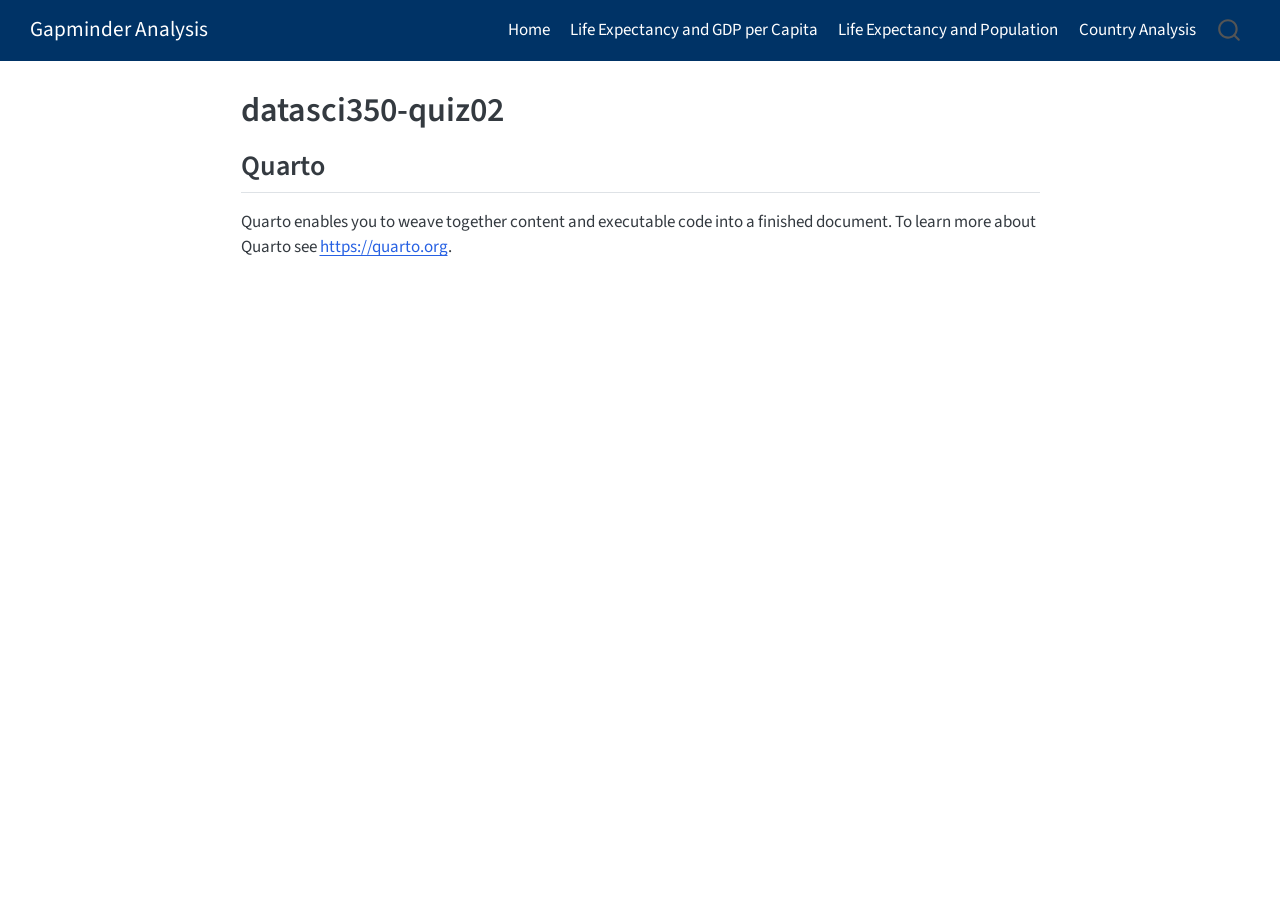
<file: docs/datasci350-quiz02.html>
<!DOCTYPE html>
<html xmlns="http://www.w3.org/1999/xhtml" lang="en" xml:lang="en"><head>

<meta charset="utf-8">
<meta name="generator" content="quarto-1.8.27">

<meta name="viewport" content="width=device-width, initial-scale=1.0, user-scalable=yes">


<title>datasci350-quiz02 – Gapminder Analysis</title>
<style>
code{white-space: pre-wrap;}
span.smallcaps{font-variant: small-caps;}
div.columns{display: flex; gap: min(4vw, 1.5em);}
div.column{flex: auto; overflow-x: auto;}
div.hanging-indent{margin-left: 1.5em; text-indent: -1.5em;}
ul.task-list{list-style: none;}
ul.task-list li input[type="checkbox"] {
  width: 0.8em;
  margin: 0 0.8em 0.2em -1em; /* quarto-specific, see https://github.com/quarto-dev/quarto-cli/issues/4556 */ 
  vertical-align: middle;
}
</style>


<script src="site_libs/quarto-nav/quarto-nav.js"></script>
<script src="site_libs/quarto-nav/headroom.min.js"></script>
<script src="site_libs/clipboard/clipboard.min.js"></script>
<script src="site_libs/quarto-search/autocomplete.umd.js"></script>
<script src="site_libs/quarto-search/fuse.min.js"></script>
<script src="site_libs/quarto-search/quarto-search.js"></script>
<meta name="quarto:offset" content="./">
<script src="site_libs/quarto-html/quarto.js" type="module"></script>
<script src="site_libs/quarto-html/tabsets/tabsets.js" type="module"></script>
<script src="site_libs/quarto-html/axe/axe-check.js" type="module"></script>
<script src="site_libs/quarto-html/popper.min.js"></script>
<script src="site_libs/quarto-html/tippy.umd.min.js"></script>
<script src="site_libs/quarto-html/anchor.min.js"></script>
<link href="site_libs/quarto-html/tippy.css" rel="stylesheet">
<link href="site_libs/quarto-html/quarto-syntax-highlighting-ed96de9b727972fe78a7b5d16c58bf87.css" rel="stylesheet" id="quarto-text-highlighting-styles">
<script src="site_libs/bootstrap/bootstrap.min.js"></script>
<link href="site_libs/bootstrap/bootstrap-icons.css" rel="stylesheet">
<link href="site_libs/bootstrap/bootstrap-5b4ad623e5705c0698d39aec6f10cf02.min.css" rel="stylesheet" append-hash="true" id="quarto-bootstrap" data-mode="light">
<script id="quarto-search-options" type="application/json">{
  "location": "navbar",
  "copy-button": false,
  "collapse-after": 3,
  "panel-placement": "end",
  "type": "overlay",
  "limit": 50,
  "keyboard-shortcut": [
    "f",
    "/",
    "s"
  ],
  "show-item-context": false,
  "language": {
    "search-no-results-text": "No results",
    "search-matching-documents-text": "matching documents",
    "search-copy-link-title": "Copy link to search",
    "search-hide-matches-text": "Hide additional matches",
    "search-more-match-text": "more match in this document",
    "search-more-matches-text": "more matches in this document",
    "search-clear-button-title": "Clear",
    "search-text-placeholder": "",
    "search-detached-cancel-button-title": "Cancel",
    "search-submit-button-title": "Submit",
    "search-label": "Search"
  }
}</script>


<link rel="stylesheet" href="custom.css">
</head>

<body class="nav-fixed fullcontent quarto-light">

<div id="quarto-search-results"></div>
  <header id="quarto-header" class="headroom fixed-top">
    <nav class="navbar navbar-expand-lg " data-bs-theme="dark">
      <div class="navbar-container container-fluid">
      <div class="navbar-brand-container mx-auto">
    <a class="navbar-brand" href="./index.html">
    <span class="navbar-title">Gapminder Analysis</span>
    </a>
  </div>
            <div id="quarto-search" class="" title="Search"></div>
          <button class="navbar-toggler" type="button" data-bs-toggle="collapse" data-bs-target="#navbarCollapse" aria-controls="navbarCollapse" role="menu" aria-expanded="false" aria-label="Toggle navigation" onclick="if (window.quartoToggleHeadroom) { window.quartoToggleHeadroom(); }">
  <span class="navbar-toggler-icon"></span>
</button>
          <div class="collapse navbar-collapse" id="navbarCollapse">
            <ul class="navbar-nav navbar-nav-scroll ms-auto">
  <li class="nav-item">
    <a class="nav-link" href="./index.html"> 
<span class="menu-text">Home</span></a>
  </li>  
  <li class="nav-item">
    <a class="nav-link" href="./life-gdp.html"> 
<span class="menu-text">Life Expectancy and GDP per Capita</span></a>
  </li>  
  <li class="nav-item">
    <a class="nav-link" href="./life-population.html"> 
<span class="menu-text">Life Expectancy and Population</span></a>
  </li>  
  <li class="nav-item">
    <a class="nav-link" href="./country.html"> 
<span class="menu-text">Country Analysis</span></a>
  </li>  
</ul>
          </div> <!-- /navcollapse -->
            <div class="quarto-navbar-tools">
</div>
      </div> <!-- /container-fluid -->
    </nav>
</header>
<!-- content -->
<div id="quarto-content" class="quarto-container page-columns page-rows-contents page-layout-article page-navbar">
<!-- sidebar -->
<!-- margin-sidebar -->
    
<!-- main -->
<main class="content" id="quarto-document-content">

<header id="title-block-header" class="quarto-title-block default">
<div class="quarto-title">
<h1 class="title">datasci350-quiz02</h1>
</div>



<div class="quarto-title-meta">

    
  
    
  </div>
  


</header>


<section id="quarto" class="level2">
<h2 class="anchored" data-anchor-id="quarto">Quarto</h2>
<p>Quarto enables you to weave together content and executable code into a finished document. To learn more about Quarto see <a href="https://quarto.org" class="uri">https://quarto.org</a>.</p>


</section>

</main> <!-- /main -->
<script id="quarto-html-after-body" type="application/javascript">
  window.document.addEventListener("DOMContentLoaded", function (event) {
    const icon = "";
    const anchorJS = new window.AnchorJS();
    anchorJS.options = {
      placement: 'right',
      icon: icon
    };
    anchorJS.add('.anchored');
    const isCodeAnnotation = (el) => {
      for (const clz of el.classList) {
        if (clz.startsWith('code-annotation-')) {                     
          return true;
        }
      }
      return false;
    }
    const onCopySuccess = function(e) {
      // button target
      const button = e.trigger;
      // don't keep focus
      button.blur();
      // flash "checked"
      button.classList.add('code-copy-button-checked');
      var currentTitle = button.getAttribute("title");
      button.setAttribute("title", "Copied!");
      let tooltip;
      if (window.bootstrap) {
        button.setAttribute("data-bs-toggle", "tooltip");
        button.setAttribute("data-bs-placement", "left");
        button.setAttribute("data-bs-title", "Copied!");
        tooltip = new bootstrap.Tooltip(button, 
          { trigger: "manual", 
            customClass: "code-copy-button-tooltip",
            offset: [0, -8]});
        tooltip.show();    
      }
      setTimeout(function() {
        if (tooltip) {
          tooltip.hide();
          button.removeAttribute("data-bs-title");
          button.removeAttribute("data-bs-toggle");
          button.removeAttribute("data-bs-placement");
        }
        button.setAttribute("title", currentTitle);
        button.classList.remove('code-copy-button-checked');
      }, 1000);
      // clear code selection
      e.clearSelection();
    }
    const getTextToCopy = function(trigger) {
      const outerScaffold = trigger.parentElement.cloneNode(true);
      const codeEl = outerScaffold.querySelector('code');
      for (const childEl of codeEl.children) {
        if (isCodeAnnotation(childEl)) {
          childEl.remove();
        }
      }
      return codeEl.innerText;
    }
    const clipboard = new window.ClipboardJS('.code-copy-button:not([data-in-quarto-modal])', {
      text: getTextToCopy
    });
    clipboard.on('success', onCopySuccess);
    if (window.document.getElementById('quarto-embedded-source-code-modal')) {
      const clipboardModal = new window.ClipboardJS('.code-copy-button[data-in-quarto-modal]', {
        text: getTextToCopy,
        container: window.document.getElementById('quarto-embedded-source-code-modal')
      });
      clipboardModal.on('success', onCopySuccess);
    }
      var localhostRegex = new RegExp(/^(?:http|https):\/\/localhost\:?[0-9]*\//);
      var mailtoRegex = new RegExp(/^mailto:/);
        var filterRegex = new RegExp('/' + window.location.host + '/');
      var isInternal = (href) => {
          return filterRegex.test(href) || localhostRegex.test(href) || mailtoRegex.test(href);
      }
      // Inspect non-navigation links and adorn them if external
     var links = window.document.querySelectorAll('a[href]:not(.nav-link):not(.navbar-brand):not(.toc-action):not(.sidebar-link):not(.sidebar-item-toggle):not(.pagination-link):not(.no-external):not([aria-hidden]):not(.dropdown-item):not(.quarto-navigation-tool):not(.about-link)');
      for (var i=0; i<links.length; i++) {
        const link = links[i];
        if (!isInternal(link.href)) {
          // undo the damage that might have been done by quarto-nav.js in the case of
          // links that we want to consider external
          if (link.dataset.originalHref !== undefined) {
            link.href = link.dataset.originalHref;
          }
        }
      }
    function tippyHover(el, contentFn, onTriggerFn, onUntriggerFn) {
      const config = {
        allowHTML: true,
        maxWidth: 500,
        delay: 100,
        arrow: false,
        appendTo: function(el) {
            return el.parentElement;
        },
        interactive: true,
        interactiveBorder: 10,
        theme: 'quarto',
        placement: 'bottom-start',
      };
      if (contentFn) {
        config.content = contentFn;
      }
      if (onTriggerFn) {
        config.onTrigger = onTriggerFn;
      }
      if (onUntriggerFn) {
        config.onUntrigger = onUntriggerFn;
      }
      window.tippy(el, config); 
    }
    const noterefs = window.document.querySelectorAll('a[role="doc-noteref"]');
    for (var i=0; i<noterefs.length; i++) {
      const ref = noterefs[i];
      tippyHover(ref, function() {
        // use id or data attribute instead here
        let href = ref.getAttribute('data-footnote-href') || ref.getAttribute('href');
        try { href = new URL(href).hash; } catch {}
        const id = href.replace(/^#\/?/, "");
        const note = window.document.getElementById(id);
        if (note) {
          return note.innerHTML;
        } else {
          return "";
        }
      });
    }
    const xrefs = window.document.querySelectorAll('a.quarto-xref');
    const processXRef = (id, note) => {
      // Strip column container classes
      const stripColumnClz = (el) => {
        el.classList.remove("page-full", "page-columns");
        if (el.children) {
          for (const child of el.children) {
            stripColumnClz(child);
          }
        }
      }
      stripColumnClz(note)
      if (id === null || id.startsWith('sec-')) {
        // Special case sections, only their first couple elements
        const container = document.createElement("div");
        if (note.children && note.children.length > 2) {
          container.appendChild(note.children[0].cloneNode(true));
          for (let i = 1; i < note.children.length; i++) {
            const child = note.children[i];
            if (child.tagName === "P" && child.innerText === "") {
              continue;
            } else {
              container.appendChild(child.cloneNode(true));
              break;
            }
          }
          if (window.Quarto?.typesetMath) {
            window.Quarto.typesetMath(container);
          }
          return container.innerHTML
        } else {
          if (window.Quarto?.typesetMath) {
            window.Quarto.typesetMath(note);
          }
          return note.innerHTML;
        }
      } else {
        // Remove any anchor links if they are present
        const anchorLink = note.querySelector('a.anchorjs-link');
        if (anchorLink) {
          anchorLink.remove();
        }
        if (window.Quarto?.typesetMath) {
          window.Quarto.typesetMath(note);
        }
        if (note.classList.contains("callout")) {
          return note.outerHTML;
        } else {
          return note.innerHTML;
        }
      }
    }
    for (var i=0; i<xrefs.length; i++) {
      const xref = xrefs[i];
      tippyHover(xref, undefined, function(instance) {
        instance.disable();
        let url = xref.getAttribute('href');
        let hash = undefined; 
        if (url.startsWith('#')) {
          hash = url;
        } else {
          try { hash = new URL(url).hash; } catch {}
        }
        if (hash) {
          const id = hash.replace(/^#\/?/, "");
          const note = window.document.getElementById(id);
          if (note !== null) {
            try {
              const html = processXRef(id, note.cloneNode(true));
              instance.setContent(html);
            } finally {
              instance.enable();
              instance.show();
            }
          } else {
            // See if we can fetch this
            fetch(url.split('#')[0])
            .then(res => res.text())
            .then(html => {
              const parser = new DOMParser();
              const htmlDoc = parser.parseFromString(html, "text/html");
              const note = htmlDoc.getElementById(id);
              if (note !== null) {
                const html = processXRef(id, note);
                instance.setContent(html);
              } 
            }).finally(() => {
              instance.enable();
              instance.show();
            });
          }
        } else {
          // See if we can fetch a full url (with no hash to target)
          // This is a special case and we should probably do some content thinning / targeting
          fetch(url)
          .then(res => res.text())
          .then(html => {
            const parser = new DOMParser();
            const htmlDoc = parser.parseFromString(html, "text/html");
            const note = htmlDoc.querySelector('main.content');
            if (note !== null) {
              // This should only happen for chapter cross references
              // (since there is no id in the URL)
              // remove the first header
              if (note.children.length > 0 && note.children[0].tagName === "HEADER") {
                note.children[0].remove();
              }
              const html = processXRef(null, note);
              instance.setContent(html);
            } 
          }).finally(() => {
            instance.enable();
            instance.show();
          });
        }
      }, function(instance) {
      });
    }
        let selectedAnnoteEl;
        const selectorForAnnotation = ( cell, annotation) => {
          let cellAttr = 'data-code-cell="' + cell + '"';
          let lineAttr = 'data-code-annotation="' +  annotation + '"';
          const selector = 'span[' + cellAttr + '][' + lineAttr + ']';
          return selector;
        }
        const selectCodeLines = (annoteEl) => {
          const doc = window.document;
          const targetCell = annoteEl.getAttribute("data-target-cell");
          const targetAnnotation = annoteEl.getAttribute("data-target-annotation");
          const annoteSpan = window.document.querySelector(selectorForAnnotation(targetCell, targetAnnotation));
          const lines = annoteSpan.getAttribute("data-code-lines").split(",");
          const lineIds = lines.map((line) => {
            return targetCell + "-" + line;
          })
          let top = null;
          let height = null;
          let parent = null;
          if (lineIds.length > 0) {
              //compute the position of the single el (top and bottom and make a div)
              const el = window.document.getElementById(lineIds[0]);
              top = el.offsetTop;
              height = el.offsetHeight;
              parent = el.parentElement.parentElement;
            if (lineIds.length > 1) {
              const lastEl = window.document.getElementById(lineIds[lineIds.length - 1]);
              const bottom = lastEl.offsetTop + lastEl.offsetHeight;
              height = bottom - top;
            }
            if (top !== null && height !== null && parent !== null) {
              // cook up a div (if necessary) and position it 
              let div = window.document.getElementById("code-annotation-line-highlight");
              if (div === null) {
                div = window.document.createElement("div");
                div.setAttribute("id", "code-annotation-line-highlight");
                div.style.position = 'absolute';
                parent.appendChild(div);
              }
              div.style.top = top - 2 + "px";
              div.style.height = height + 4 + "px";
              div.style.left = 0;
              let gutterDiv = window.document.getElementById("code-annotation-line-highlight-gutter");
              if (gutterDiv === null) {
                gutterDiv = window.document.createElement("div");
                gutterDiv.setAttribute("id", "code-annotation-line-highlight-gutter");
                gutterDiv.style.position = 'absolute';
                const codeCell = window.document.getElementById(targetCell);
                const gutter = codeCell.querySelector('.code-annotation-gutter');
                gutter.appendChild(gutterDiv);
              }
              gutterDiv.style.top = top - 2 + "px";
              gutterDiv.style.height = height + 4 + "px";
            }
            selectedAnnoteEl = annoteEl;
          }
        };
        const unselectCodeLines = () => {
          const elementsIds = ["code-annotation-line-highlight", "code-annotation-line-highlight-gutter"];
          elementsIds.forEach((elId) => {
            const div = window.document.getElementById(elId);
            if (div) {
              div.remove();
            }
          });
          selectedAnnoteEl = undefined;
        };
          // Handle positioning of the toggle
      window.addEventListener(
        "resize",
        throttle(() => {
          elRect = undefined;
          if (selectedAnnoteEl) {
            selectCodeLines(selectedAnnoteEl);
          }
        }, 10)
      );
      function throttle(fn, ms) {
      let throttle = false;
      let timer;
        return (...args) => {
          if(!throttle) { // first call gets through
              fn.apply(this, args);
              throttle = true;
          } else { // all the others get throttled
              if(timer) clearTimeout(timer); // cancel #2
              timer = setTimeout(() => {
                fn.apply(this, args);
                timer = throttle = false;
              }, ms);
          }
        };
      }
        // Attach click handler to the DT
        const annoteDls = window.document.querySelectorAll('dt[data-target-cell]');
        for (const annoteDlNode of annoteDls) {
          annoteDlNode.addEventListener('click', (event) => {
            const clickedEl = event.target;
            if (clickedEl !== selectedAnnoteEl) {
              unselectCodeLines();
              const activeEl = window.document.querySelector('dt[data-target-cell].code-annotation-active');
              if (activeEl) {
                activeEl.classList.remove('code-annotation-active');
              }
              selectCodeLines(clickedEl);
              clickedEl.classList.add('code-annotation-active');
            } else {
              // Unselect the line
              unselectCodeLines();
              clickedEl.classList.remove('code-annotation-active');
            }
          });
        }
    const findCites = (el) => {
      const parentEl = el.parentElement;
      if (parentEl) {
        const cites = parentEl.dataset.cites;
        if (cites) {
          return {
            el,
            cites: cites.split(' ')
          };
        } else {
          return findCites(el.parentElement)
        }
      } else {
        return undefined;
      }
    };
    var bibliorefs = window.document.querySelectorAll('a[role="doc-biblioref"]');
    for (var i=0; i<bibliorefs.length; i++) {
      const ref = bibliorefs[i];
      const citeInfo = findCites(ref);
      if (citeInfo) {
        tippyHover(citeInfo.el, function() {
          var popup = window.document.createElement('div');
          citeInfo.cites.forEach(function(cite) {
            var citeDiv = window.document.createElement('div');
            citeDiv.classList.add('hanging-indent');
            citeDiv.classList.add('csl-entry');
            var biblioDiv = window.document.getElementById('ref-' + cite);
            if (biblioDiv) {
              citeDiv.innerHTML = biblioDiv.innerHTML;
            }
            popup.appendChild(citeDiv);
          });
          return popup.innerHTML;
        });
      }
    }
  });
  </script>
</div> <!-- /content -->




</body></html>
</file>
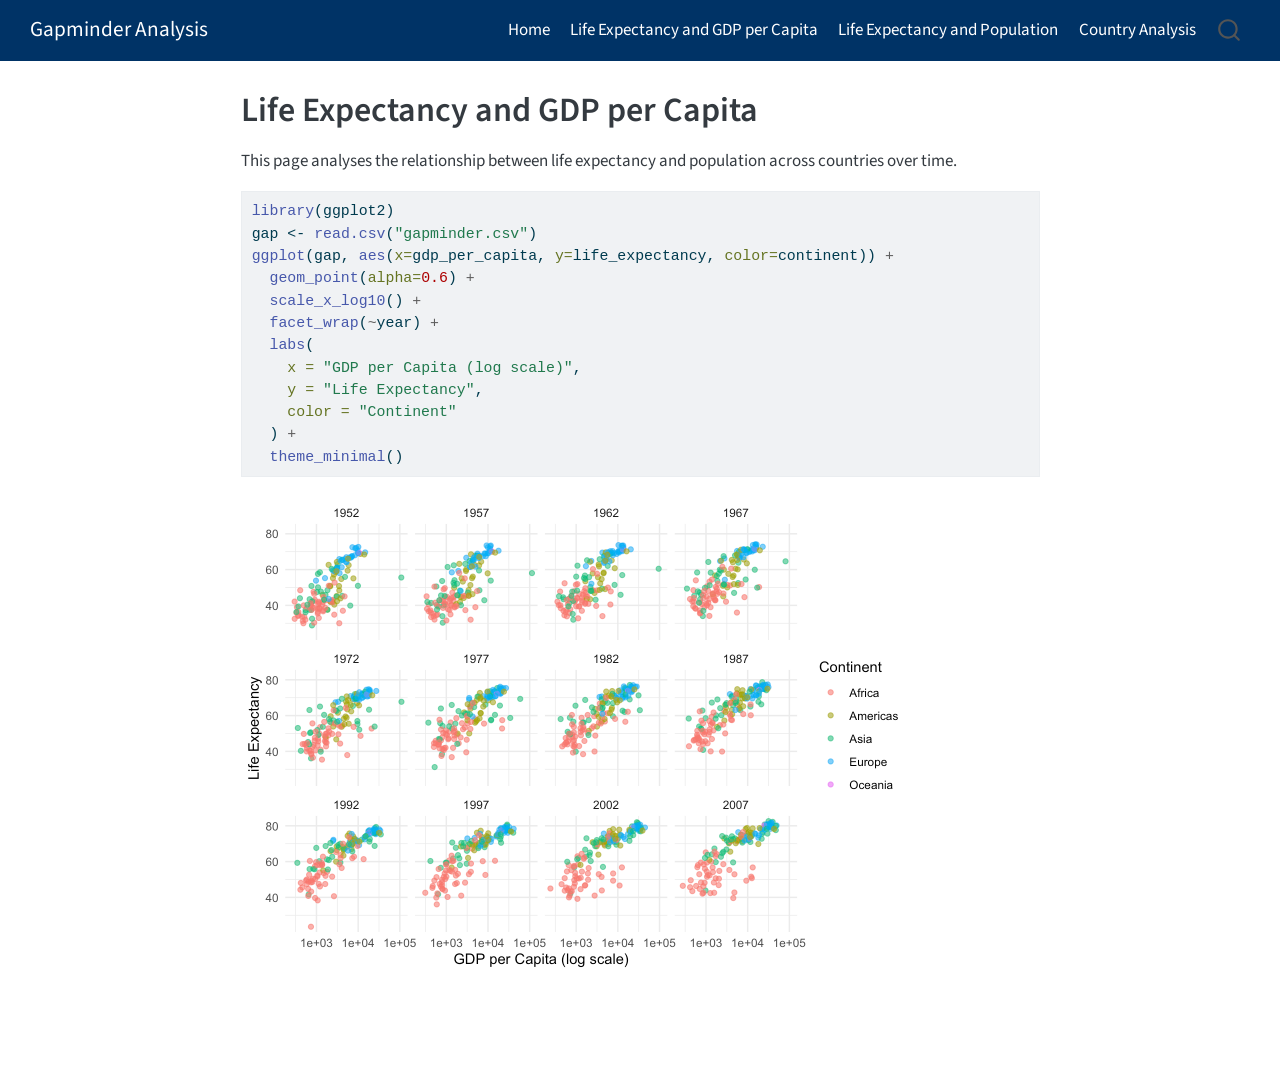
<file: docs/life-gdp.html>
<!DOCTYPE html>
<html xmlns="http://www.w3.org/1999/xhtml" lang="en" xml:lang="en"><head>

<meta charset="utf-8">
<meta name="generator" content="quarto-1.8.27">

<meta name="viewport" content="width=device-width, initial-scale=1.0, user-scalable=yes">


<title>Life Expectancy and GDP per Capita – Gapminder Analysis</title>
<style>
code{white-space: pre-wrap;}
span.smallcaps{font-variant: small-caps;}
div.columns{display: flex; gap: min(4vw, 1.5em);}
div.column{flex: auto; overflow-x: auto;}
div.hanging-indent{margin-left: 1.5em; text-indent: -1.5em;}
ul.task-list{list-style: none;}
ul.task-list li input[type="checkbox"] {
  width: 0.8em;
  margin: 0 0.8em 0.2em -1em; /* quarto-specific, see https://github.com/quarto-dev/quarto-cli/issues/4556 */ 
  vertical-align: middle;
}
/* CSS for syntax highlighting */
html { -webkit-text-size-adjust: 100%; }
pre > code.sourceCode { white-space: pre; position: relative; }
pre > code.sourceCode > span { display: inline-block; line-height: 1.25; }
pre > code.sourceCode > span:empty { height: 1.2em; }
.sourceCode { overflow: visible; }
code.sourceCode > span { color: inherit; text-decoration: inherit; }
div.sourceCode { margin: 1em 0; }
pre.sourceCode { margin: 0; }
@media screen {
div.sourceCode { overflow: auto; }
}
@media print {
pre > code.sourceCode { white-space: pre-wrap; }
pre > code.sourceCode > span { text-indent: -5em; padding-left: 5em; }
}
pre.numberSource code
  { counter-reset: source-line 0; }
pre.numberSource code > span
  { position: relative; left: -4em; counter-increment: source-line; }
pre.numberSource code > span > a:first-child::before
  { content: counter(source-line);
    position: relative; left: -1em; text-align: right; vertical-align: baseline;
    border: none; display: inline-block;
    -webkit-touch-callout: none; -webkit-user-select: none;
    -khtml-user-select: none; -moz-user-select: none;
    -ms-user-select: none; user-select: none;
    padding: 0 4px; width: 4em;
  }
pre.numberSource { margin-left: 3em;  padding-left: 4px; }
div.sourceCode
  {   }
@media screen {
pre > code.sourceCode > span > a:first-child::before { text-decoration: underline; }
}
</style>


<script src="site_libs/quarto-nav/quarto-nav.js"></script>
<script src="site_libs/quarto-nav/headroom.min.js"></script>
<script src="site_libs/clipboard/clipboard.min.js"></script>
<script src="site_libs/quarto-search/autocomplete.umd.js"></script>
<script src="site_libs/quarto-search/fuse.min.js"></script>
<script src="site_libs/quarto-search/quarto-search.js"></script>
<meta name="quarto:offset" content="./">
<script src="site_libs/quarto-html/quarto.js" type="module"></script>
<script src="site_libs/quarto-html/tabsets/tabsets.js" type="module"></script>
<script src="site_libs/quarto-html/axe/axe-check.js" type="module"></script>
<script src="site_libs/quarto-html/popper.min.js"></script>
<script src="site_libs/quarto-html/tippy.umd.min.js"></script>
<script src="site_libs/quarto-html/anchor.min.js"></script>
<link href="site_libs/quarto-html/tippy.css" rel="stylesheet">
<link href="site_libs/quarto-html/quarto-syntax-highlighting-ed96de9b727972fe78a7b5d16c58bf87.css" rel="stylesheet" id="quarto-text-highlighting-styles">
<script src="site_libs/bootstrap/bootstrap.min.js"></script>
<link href="site_libs/bootstrap/bootstrap-icons.css" rel="stylesheet">
<link href="site_libs/bootstrap/bootstrap-5b4ad623e5705c0698d39aec6f10cf02.min.css" rel="stylesheet" append-hash="true" id="quarto-bootstrap" data-mode="light">
<script id="quarto-search-options" type="application/json">{
  "location": "navbar",
  "copy-button": false,
  "collapse-after": 3,
  "panel-placement": "end",
  "type": "overlay",
  "limit": 50,
  "keyboard-shortcut": [
    "f",
    "/",
    "s"
  ],
  "show-item-context": false,
  "language": {
    "search-no-results-text": "No results",
    "search-matching-documents-text": "matching documents",
    "search-copy-link-title": "Copy link to search",
    "search-hide-matches-text": "Hide additional matches",
    "search-more-match-text": "more match in this document",
    "search-more-matches-text": "more matches in this document",
    "search-clear-button-title": "Clear",
    "search-text-placeholder": "",
    "search-detached-cancel-button-title": "Cancel",
    "search-submit-button-title": "Submit",
    "search-label": "Search"
  }
}</script>


<link rel="stylesheet" href="custom.css">
</head>

<body class="nav-fixed fullcontent quarto-light">

<div id="quarto-search-results"></div>
  <header id="quarto-header" class="headroom fixed-top">
    <nav class="navbar navbar-expand-lg " data-bs-theme="dark">
      <div class="navbar-container container-fluid">
      <div class="navbar-brand-container mx-auto">
    <a class="navbar-brand" href="./index.html">
    <span class="navbar-title">Gapminder Analysis</span>
    </a>
  </div>
            <div id="quarto-search" class="" title="Search"></div>
          <button class="navbar-toggler" type="button" data-bs-toggle="collapse" data-bs-target="#navbarCollapse" aria-controls="navbarCollapse" role="menu" aria-expanded="false" aria-label="Toggle navigation" onclick="if (window.quartoToggleHeadroom) { window.quartoToggleHeadroom(); }">
  <span class="navbar-toggler-icon"></span>
</button>
          <div class="collapse navbar-collapse" id="navbarCollapse">
            <ul class="navbar-nav navbar-nav-scroll ms-auto">
  <li class="nav-item">
    <a class="nav-link" href="./index.html"> 
<span class="menu-text">Home</span></a>
  </li>  
  <li class="nav-item">
    <a class="nav-link active" href="./life-gdp.html" aria-current="page"> 
<span class="menu-text">Life Expectancy and GDP per Capita</span></a>
  </li>  
  <li class="nav-item">
    <a class="nav-link" href="./life-population.html"> 
<span class="menu-text">Life Expectancy and Population</span></a>
  </li>  
  <li class="nav-item">
    <a class="nav-link" href="./country.html"> 
<span class="menu-text">Country Analysis</span></a>
  </li>  
</ul>
          </div> <!-- /navcollapse -->
            <div class="quarto-navbar-tools">
</div>
      </div> <!-- /container-fluid -->
    </nav>
</header>
<!-- content -->
<div id="quarto-content" class="quarto-container page-columns page-rows-contents page-layout-article page-navbar">
<!-- sidebar -->
<!-- margin-sidebar -->
    
<!-- main -->
<main class="content" id="quarto-document-content">

<header id="title-block-header" class="quarto-title-block default">
<div class="quarto-title">
<h1 class="title">Life Expectancy and GDP per Capita</h1>
</div>



<div class="quarto-title-meta">

    
  
    
  </div>
  


</header>


<p>This page analyses the relationship between life expectancy and population across countries over time.</p>
<div class="cell">
<div class="code-copy-outer-scaffold"><div class="sourceCode cell-code" id="cb1"><pre class="sourceCode r code-with-copy"><code class="sourceCode r"><span id="cb1-1"><a href="#cb1-1" aria-hidden="true" tabindex="-1"></a><span class="fu">library</span>(ggplot2)</span>
<span id="cb1-2"><a href="#cb1-2" aria-hidden="true" tabindex="-1"></a>gap <span class="ot">&lt;-</span> <span class="fu">read.csv</span>(<span class="st">"gapminder.csv"</span>)</span>
<span id="cb1-3"><a href="#cb1-3" aria-hidden="true" tabindex="-1"></a><span class="fu">ggplot</span>(gap, <span class="fu">aes</span>(<span class="at">x=</span>gdp_per_capita, <span class="at">y=</span>life_expectancy, <span class="at">color=</span>continent)) <span class="sc">+</span></span>
<span id="cb1-4"><a href="#cb1-4" aria-hidden="true" tabindex="-1"></a>  <span class="fu">geom_point</span>(<span class="at">alpha=</span><span class="fl">0.6</span>) <span class="sc">+</span></span>
<span id="cb1-5"><a href="#cb1-5" aria-hidden="true" tabindex="-1"></a>  <span class="fu">scale_x_log10</span>() <span class="sc">+</span></span>
<span id="cb1-6"><a href="#cb1-6" aria-hidden="true" tabindex="-1"></a>  <span class="fu">facet_wrap</span>(<span class="sc">~</span>year) <span class="sc">+</span></span>
<span id="cb1-7"><a href="#cb1-7" aria-hidden="true" tabindex="-1"></a>  <span class="fu">labs</span>(</span>
<span id="cb1-8"><a href="#cb1-8" aria-hidden="true" tabindex="-1"></a>    <span class="at">x =</span> <span class="st">"GDP per Capita (log scale)"</span>,</span>
<span id="cb1-9"><a href="#cb1-9" aria-hidden="true" tabindex="-1"></a>    <span class="at">y =</span> <span class="st">"Life Expectancy"</span>,</span>
<span id="cb1-10"><a href="#cb1-10" aria-hidden="true" tabindex="-1"></a>    <span class="at">color =</span> <span class="st">"Continent"</span></span>
<span id="cb1-11"><a href="#cb1-11" aria-hidden="true" tabindex="-1"></a>  ) <span class="sc">+</span></span>
<span id="cb1-12"><a href="#cb1-12" aria-hidden="true" tabindex="-1"></a>  <span class="fu">theme_minimal</span>()</span></code></pre></div><button title="Copy to Clipboard" class="code-copy-button"><i class="bi"></i></button></div>
<div class="cell-output-display">
<div>
<figure class="figure">
<p><img src="life-gdp_files/figure-html/unnamed-chunk-1-1.png" class="img-fluid figure-img" width="672"></p>
</figure>
</div>
</div>
</div>



</main> <!-- /main -->
<script id="quarto-html-after-body" type="application/javascript">
  window.document.addEventListener("DOMContentLoaded", function (event) {
    const icon = "";
    const anchorJS = new window.AnchorJS();
    anchorJS.options = {
      placement: 'right',
      icon: icon
    };
    anchorJS.add('.anchored');
    const isCodeAnnotation = (el) => {
      for (const clz of el.classList) {
        if (clz.startsWith('code-annotation-')) {                     
          return true;
        }
      }
      return false;
    }
    const onCopySuccess = function(e) {
      // button target
      const button = e.trigger;
      // don't keep focus
      button.blur();
      // flash "checked"
      button.classList.add('code-copy-button-checked');
      var currentTitle = button.getAttribute("title");
      button.setAttribute("title", "Copied!");
      let tooltip;
      if (window.bootstrap) {
        button.setAttribute("data-bs-toggle", "tooltip");
        button.setAttribute("data-bs-placement", "left");
        button.setAttribute("data-bs-title", "Copied!");
        tooltip = new bootstrap.Tooltip(button, 
          { trigger: "manual", 
            customClass: "code-copy-button-tooltip",
            offset: [0, -8]});
        tooltip.show();    
      }
      setTimeout(function() {
        if (tooltip) {
          tooltip.hide();
          button.removeAttribute("data-bs-title");
          button.removeAttribute("data-bs-toggle");
          button.removeAttribute("data-bs-placement");
        }
        button.setAttribute("title", currentTitle);
        button.classList.remove('code-copy-button-checked');
      }, 1000);
      // clear code selection
      e.clearSelection();
    }
    const getTextToCopy = function(trigger) {
      const outerScaffold = trigger.parentElement.cloneNode(true);
      const codeEl = outerScaffold.querySelector('code');
      for (const childEl of codeEl.children) {
        if (isCodeAnnotation(childEl)) {
          childEl.remove();
        }
      }
      return codeEl.innerText;
    }
    const clipboard = new window.ClipboardJS('.code-copy-button:not([data-in-quarto-modal])', {
      text: getTextToCopy
    });
    clipboard.on('success', onCopySuccess);
    if (window.document.getElementById('quarto-embedded-source-code-modal')) {
      const clipboardModal = new window.ClipboardJS('.code-copy-button[data-in-quarto-modal]', {
        text: getTextToCopy,
        container: window.document.getElementById('quarto-embedded-source-code-modal')
      });
      clipboardModal.on('success', onCopySuccess);
    }
      var localhostRegex = new RegExp(/^(?:http|https):\/\/localhost\:?[0-9]*\//);
      var mailtoRegex = new RegExp(/^mailto:/);
        var filterRegex = new RegExp('/' + window.location.host + '/');
      var isInternal = (href) => {
          return filterRegex.test(href) || localhostRegex.test(href) || mailtoRegex.test(href);
      }
      // Inspect non-navigation links and adorn them if external
     var links = window.document.querySelectorAll('a[href]:not(.nav-link):not(.navbar-brand):not(.toc-action):not(.sidebar-link):not(.sidebar-item-toggle):not(.pagination-link):not(.no-external):not([aria-hidden]):not(.dropdown-item):not(.quarto-navigation-tool):not(.about-link)');
      for (var i=0; i<links.length; i++) {
        const link = links[i];
        if (!isInternal(link.href)) {
          // undo the damage that might have been done by quarto-nav.js in the case of
          // links that we want to consider external
          if (link.dataset.originalHref !== undefined) {
            link.href = link.dataset.originalHref;
          }
        }
      }
    function tippyHover(el, contentFn, onTriggerFn, onUntriggerFn) {
      const config = {
        allowHTML: true,
        maxWidth: 500,
        delay: 100,
        arrow: false,
        appendTo: function(el) {
            return el.parentElement;
        },
        interactive: true,
        interactiveBorder: 10,
        theme: 'quarto',
        placement: 'bottom-start',
      };
      if (contentFn) {
        config.content = contentFn;
      }
      if (onTriggerFn) {
        config.onTrigger = onTriggerFn;
      }
      if (onUntriggerFn) {
        config.onUntrigger = onUntriggerFn;
      }
      window.tippy(el, config); 
    }
    const noterefs = window.document.querySelectorAll('a[role="doc-noteref"]');
    for (var i=0; i<noterefs.length; i++) {
      const ref = noterefs[i];
      tippyHover(ref, function() {
        // use id or data attribute instead here
        let href = ref.getAttribute('data-footnote-href') || ref.getAttribute('href');
        try { href = new URL(href).hash; } catch {}
        const id = href.replace(/^#\/?/, "");
        const note = window.document.getElementById(id);
        if (note) {
          return note.innerHTML;
        } else {
          return "";
        }
      });
    }
    const xrefs = window.document.querySelectorAll('a.quarto-xref');
    const processXRef = (id, note) => {
      // Strip column container classes
      const stripColumnClz = (el) => {
        el.classList.remove("page-full", "page-columns");
        if (el.children) {
          for (const child of el.children) {
            stripColumnClz(child);
          }
        }
      }
      stripColumnClz(note)
      if (id === null || id.startsWith('sec-')) {
        // Special case sections, only their first couple elements
        const container = document.createElement("div");
        if (note.children && note.children.length > 2) {
          container.appendChild(note.children[0].cloneNode(true));
          for (let i = 1; i < note.children.length; i++) {
            const child = note.children[i];
            if (child.tagName === "P" && child.innerText === "") {
              continue;
            } else {
              container.appendChild(child.cloneNode(true));
              break;
            }
          }
          if (window.Quarto?.typesetMath) {
            window.Quarto.typesetMath(container);
          }
          return container.innerHTML
        } else {
          if (window.Quarto?.typesetMath) {
            window.Quarto.typesetMath(note);
          }
          return note.innerHTML;
        }
      } else {
        // Remove any anchor links if they are present
        const anchorLink = note.querySelector('a.anchorjs-link');
        if (anchorLink) {
          anchorLink.remove();
        }
        if (window.Quarto?.typesetMath) {
          window.Quarto.typesetMath(note);
        }
        if (note.classList.contains("callout")) {
          return note.outerHTML;
        } else {
          return note.innerHTML;
        }
      }
    }
    for (var i=0; i<xrefs.length; i++) {
      const xref = xrefs[i];
      tippyHover(xref, undefined, function(instance) {
        instance.disable();
        let url = xref.getAttribute('href');
        let hash = undefined; 
        if (url.startsWith('#')) {
          hash = url;
        } else {
          try { hash = new URL(url).hash; } catch {}
        }
        if (hash) {
          const id = hash.replace(/^#\/?/, "");
          const note = window.document.getElementById(id);
          if (note !== null) {
            try {
              const html = processXRef(id, note.cloneNode(true));
              instance.setContent(html);
            } finally {
              instance.enable();
              instance.show();
            }
          } else {
            // See if we can fetch this
            fetch(url.split('#')[0])
            .then(res => res.text())
            .then(html => {
              const parser = new DOMParser();
              const htmlDoc = parser.parseFromString(html, "text/html");
              const note = htmlDoc.getElementById(id);
              if (note !== null) {
                const html = processXRef(id, note);
                instance.setContent(html);
              } 
            }).finally(() => {
              instance.enable();
              instance.show();
            });
          }
        } else {
          // See if we can fetch a full url (with no hash to target)
          // This is a special case and we should probably do some content thinning / targeting
          fetch(url)
          .then(res => res.text())
          .then(html => {
            const parser = new DOMParser();
            const htmlDoc = parser.parseFromString(html, "text/html");
            const note = htmlDoc.querySelector('main.content');
            if (note !== null) {
              // This should only happen for chapter cross references
              // (since there is no id in the URL)
              // remove the first header
              if (note.children.length > 0 && note.children[0].tagName === "HEADER") {
                note.children[0].remove();
              }
              const html = processXRef(null, note);
              instance.setContent(html);
            } 
          }).finally(() => {
            instance.enable();
            instance.show();
          });
        }
      }, function(instance) {
      });
    }
        let selectedAnnoteEl;
        const selectorForAnnotation = ( cell, annotation) => {
          let cellAttr = 'data-code-cell="' + cell + '"';
          let lineAttr = 'data-code-annotation="' +  annotation + '"';
          const selector = 'span[' + cellAttr + '][' + lineAttr + ']';
          return selector;
        }
        const selectCodeLines = (annoteEl) => {
          const doc = window.document;
          const targetCell = annoteEl.getAttribute("data-target-cell");
          const targetAnnotation = annoteEl.getAttribute("data-target-annotation");
          const annoteSpan = window.document.querySelector(selectorForAnnotation(targetCell, targetAnnotation));
          const lines = annoteSpan.getAttribute("data-code-lines").split(",");
          const lineIds = lines.map((line) => {
            return targetCell + "-" + line;
          })
          let top = null;
          let height = null;
          let parent = null;
          if (lineIds.length > 0) {
              //compute the position of the single el (top and bottom and make a div)
              const el = window.document.getElementById(lineIds[0]);
              top = el.offsetTop;
              height = el.offsetHeight;
              parent = el.parentElement.parentElement;
            if (lineIds.length > 1) {
              const lastEl = window.document.getElementById(lineIds[lineIds.length - 1]);
              const bottom = lastEl.offsetTop + lastEl.offsetHeight;
              height = bottom - top;
            }
            if (top !== null && height !== null && parent !== null) {
              // cook up a div (if necessary) and position it 
              let div = window.document.getElementById("code-annotation-line-highlight");
              if (div === null) {
                div = window.document.createElement("div");
                div.setAttribute("id", "code-annotation-line-highlight");
                div.style.position = 'absolute';
                parent.appendChild(div);
              }
              div.style.top = top - 2 + "px";
              div.style.height = height + 4 + "px";
              div.style.left = 0;
              let gutterDiv = window.document.getElementById("code-annotation-line-highlight-gutter");
              if (gutterDiv === null) {
                gutterDiv = window.document.createElement("div");
                gutterDiv.setAttribute("id", "code-annotation-line-highlight-gutter");
                gutterDiv.style.position = 'absolute';
                const codeCell = window.document.getElementById(targetCell);
                const gutter = codeCell.querySelector('.code-annotation-gutter');
                gutter.appendChild(gutterDiv);
              }
              gutterDiv.style.top = top - 2 + "px";
              gutterDiv.style.height = height + 4 + "px";
            }
            selectedAnnoteEl = annoteEl;
          }
        };
        const unselectCodeLines = () => {
          const elementsIds = ["code-annotation-line-highlight", "code-annotation-line-highlight-gutter"];
          elementsIds.forEach((elId) => {
            const div = window.document.getElementById(elId);
            if (div) {
              div.remove();
            }
          });
          selectedAnnoteEl = undefined;
        };
          // Handle positioning of the toggle
      window.addEventListener(
        "resize",
        throttle(() => {
          elRect = undefined;
          if (selectedAnnoteEl) {
            selectCodeLines(selectedAnnoteEl);
          }
        }, 10)
      );
      function throttle(fn, ms) {
      let throttle = false;
      let timer;
        return (...args) => {
          if(!throttle) { // first call gets through
              fn.apply(this, args);
              throttle = true;
          } else { // all the others get throttled
              if(timer) clearTimeout(timer); // cancel #2
              timer = setTimeout(() => {
                fn.apply(this, args);
                timer = throttle = false;
              }, ms);
          }
        };
      }
        // Attach click handler to the DT
        const annoteDls = window.document.querySelectorAll('dt[data-target-cell]');
        for (const annoteDlNode of annoteDls) {
          annoteDlNode.addEventListener('click', (event) => {
            const clickedEl = event.target;
            if (clickedEl !== selectedAnnoteEl) {
              unselectCodeLines();
              const activeEl = window.document.querySelector('dt[data-target-cell].code-annotation-active');
              if (activeEl) {
                activeEl.classList.remove('code-annotation-active');
              }
              selectCodeLines(clickedEl);
              clickedEl.classList.add('code-annotation-active');
            } else {
              // Unselect the line
              unselectCodeLines();
              clickedEl.classList.remove('code-annotation-active');
            }
          });
        }
    const findCites = (el) => {
      const parentEl = el.parentElement;
      if (parentEl) {
        const cites = parentEl.dataset.cites;
        if (cites) {
          return {
            el,
            cites: cites.split(' ')
          };
        } else {
          return findCites(el.parentElement)
        }
      } else {
        return undefined;
      }
    };
    var bibliorefs = window.document.querySelectorAll('a[role="doc-biblioref"]');
    for (var i=0; i<bibliorefs.length; i++) {
      const ref = bibliorefs[i];
      const citeInfo = findCites(ref);
      if (citeInfo) {
        tippyHover(citeInfo.el, function() {
          var popup = window.document.createElement('div');
          citeInfo.cites.forEach(function(cite) {
            var citeDiv = window.document.createElement('div');
            citeDiv.classList.add('hanging-indent');
            citeDiv.classList.add('csl-entry');
            var biblioDiv = window.document.getElementById('ref-' + cite);
            if (biblioDiv) {
              citeDiv.innerHTML = biblioDiv.innerHTML;
            }
            popup.appendChild(citeDiv);
          });
          return popup.innerHTML;
        });
      }
    }
  });
  </script>
</div> <!-- /content -->




</body></html>
</file>
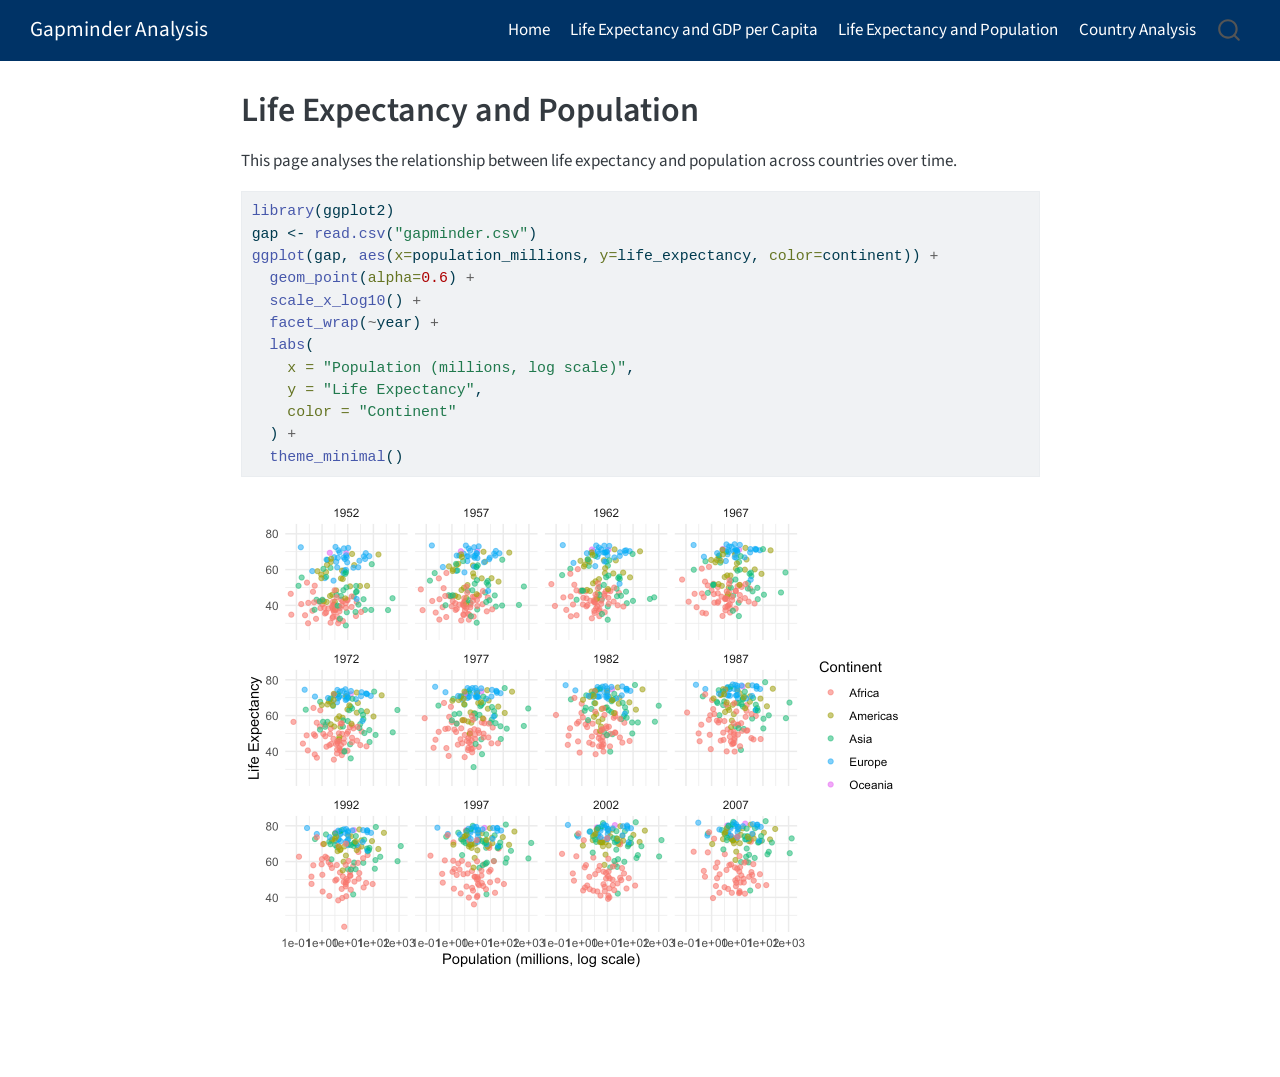
<file: docs/life-population.html>
<!DOCTYPE html>
<html xmlns="http://www.w3.org/1999/xhtml" lang="en" xml:lang="en"><head>

<meta charset="utf-8">
<meta name="generator" content="quarto-1.8.27">

<meta name="viewport" content="width=device-width, initial-scale=1.0, user-scalable=yes">


<title>Life Expectancy and Population – Gapminder Analysis</title>
<style>
code{white-space: pre-wrap;}
span.smallcaps{font-variant: small-caps;}
div.columns{display: flex; gap: min(4vw, 1.5em);}
div.column{flex: auto; overflow-x: auto;}
div.hanging-indent{margin-left: 1.5em; text-indent: -1.5em;}
ul.task-list{list-style: none;}
ul.task-list li input[type="checkbox"] {
  width: 0.8em;
  margin: 0 0.8em 0.2em -1em; /* quarto-specific, see https://github.com/quarto-dev/quarto-cli/issues/4556 */ 
  vertical-align: middle;
}
/* CSS for syntax highlighting */
html { -webkit-text-size-adjust: 100%; }
pre > code.sourceCode { white-space: pre; position: relative; }
pre > code.sourceCode > span { display: inline-block; line-height: 1.25; }
pre > code.sourceCode > span:empty { height: 1.2em; }
.sourceCode { overflow: visible; }
code.sourceCode > span { color: inherit; text-decoration: inherit; }
div.sourceCode { margin: 1em 0; }
pre.sourceCode { margin: 0; }
@media screen {
div.sourceCode { overflow: auto; }
}
@media print {
pre > code.sourceCode { white-space: pre-wrap; }
pre > code.sourceCode > span { text-indent: -5em; padding-left: 5em; }
}
pre.numberSource code
  { counter-reset: source-line 0; }
pre.numberSource code > span
  { position: relative; left: -4em; counter-increment: source-line; }
pre.numberSource code > span > a:first-child::before
  { content: counter(source-line);
    position: relative; left: -1em; text-align: right; vertical-align: baseline;
    border: none; display: inline-block;
    -webkit-touch-callout: none; -webkit-user-select: none;
    -khtml-user-select: none; -moz-user-select: none;
    -ms-user-select: none; user-select: none;
    padding: 0 4px; width: 4em;
  }
pre.numberSource { margin-left: 3em;  padding-left: 4px; }
div.sourceCode
  {   }
@media screen {
pre > code.sourceCode > span > a:first-child::before { text-decoration: underline; }
}
</style>


<script src="site_libs/quarto-nav/quarto-nav.js"></script>
<script src="site_libs/quarto-nav/headroom.min.js"></script>
<script src="site_libs/clipboard/clipboard.min.js"></script>
<script src="site_libs/quarto-search/autocomplete.umd.js"></script>
<script src="site_libs/quarto-search/fuse.min.js"></script>
<script src="site_libs/quarto-search/quarto-search.js"></script>
<meta name="quarto:offset" content="./">
<script src="site_libs/quarto-html/quarto.js" type="module"></script>
<script src="site_libs/quarto-html/tabsets/tabsets.js" type="module"></script>
<script src="site_libs/quarto-html/axe/axe-check.js" type="module"></script>
<script src="site_libs/quarto-html/popper.min.js"></script>
<script src="site_libs/quarto-html/tippy.umd.min.js"></script>
<script src="site_libs/quarto-html/anchor.min.js"></script>
<link href="site_libs/quarto-html/tippy.css" rel="stylesheet">
<link href="site_libs/quarto-html/quarto-syntax-highlighting-ed96de9b727972fe78a7b5d16c58bf87.css" rel="stylesheet" id="quarto-text-highlighting-styles">
<script src="site_libs/bootstrap/bootstrap.min.js"></script>
<link href="site_libs/bootstrap/bootstrap-icons.css" rel="stylesheet">
<link href="site_libs/bootstrap/bootstrap-5b4ad623e5705c0698d39aec6f10cf02.min.css" rel="stylesheet" append-hash="true" id="quarto-bootstrap" data-mode="light">
<script id="quarto-search-options" type="application/json">{
  "location": "navbar",
  "copy-button": false,
  "collapse-after": 3,
  "panel-placement": "end",
  "type": "overlay",
  "limit": 50,
  "keyboard-shortcut": [
    "f",
    "/",
    "s"
  ],
  "show-item-context": false,
  "language": {
    "search-no-results-text": "No results",
    "search-matching-documents-text": "matching documents",
    "search-copy-link-title": "Copy link to search",
    "search-hide-matches-text": "Hide additional matches",
    "search-more-match-text": "more match in this document",
    "search-more-matches-text": "more matches in this document",
    "search-clear-button-title": "Clear",
    "search-text-placeholder": "",
    "search-detached-cancel-button-title": "Cancel",
    "search-submit-button-title": "Submit",
    "search-label": "Search"
  }
}</script>


<link rel="stylesheet" href="custom.css">
</head>

<body class="nav-fixed fullcontent quarto-light">

<div id="quarto-search-results"></div>
  <header id="quarto-header" class="headroom fixed-top">
    <nav class="navbar navbar-expand-lg " data-bs-theme="dark">
      <div class="navbar-container container-fluid">
      <div class="navbar-brand-container mx-auto">
    <a class="navbar-brand" href="./index.html">
    <span class="navbar-title">Gapminder Analysis</span>
    </a>
  </div>
            <div id="quarto-search" class="" title="Search"></div>
          <button class="navbar-toggler" type="button" data-bs-toggle="collapse" data-bs-target="#navbarCollapse" aria-controls="navbarCollapse" role="menu" aria-expanded="false" aria-label="Toggle navigation" onclick="if (window.quartoToggleHeadroom) { window.quartoToggleHeadroom(); }">
  <span class="navbar-toggler-icon"></span>
</button>
          <div class="collapse navbar-collapse" id="navbarCollapse">
            <ul class="navbar-nav navbar-nav-scroll ms-auto">
  <li class="nav-item">
    <a class="nav-link" href="./index.html"> 
<span class="menu-text">Home</span></a>
  </li>  
  <li class="nav-item">
    <a class="nav-link" href="./life-gdp.html"> 
<span class="menu-text">Life Expectancy and GDP per Capita</span></a>
  </li>  
  <li class="nav-item">
    <a class="nav-link active" href="./life-population.html" aria-current="page"> 
<span class="menu-text">Life Expectancy and Population</span></a>
  </li>  
  <li class="nav-item">
    <a class="nav-link" href="./country.html"> 
<span class="menu-text">Country Analysis</span></a>
  </li>  
</ul>
          </div> <!-- /navcollapse -->
            <div class="quarto-navbar-tools">
</div>
      </div> <!-- /container-fluid -->
    </nav>
</header>
<!-- content -->
<div id="quarto-content" class="quarto-container page-columns page-rows-contents page-layout-article page-navbar">
<!-- sidebar -->
<!-- margin-sidebar -->
    
<!-- main -->
<main class="content" id="quarto-document-content">

<header id="title-block-header" class="quarto-title-block default">
<div class="quarto-title">
<h1 class="title">Life Expectancy and Population</h1>
</div>



<div class="quarto-title-meta">

    
  
    
  </div>
  


</header>


<p>This page analyses the relationship between life expectancy and population across countries over time.</p>
<div class="cell">
<div class="code-copy-outer-scaffold"><div class="sourceCode cell-code" id="cb1"><pre class="sourceCode r code-with-copy"><code class="sourceCode r"><span id="cb1-1"><a href="#cb1-1" aria-hidden="true" tabindex="-1"></a><span class="fu">library</span>(ggplot2)</span>
<span id="cb1-2"><a href="#cb1-2" aria-hidden="true" tabindex="-1"></a>gap <span class="ot">&lt;-</span> <span class="fu">read.csv</span>(<span class="st">"gapminder.csv"</span>)</span>
<span id="cb1-3"><a href="#cb1-3" aria-hidden="true" tabindex="-1"></a><span class="fu">ggplot</span>(gap, <span class="fu">aes</span>(<span class="at">x=</span>population_millions, <span class="at">y=</span>life_expectancy, <span class="at">color=</span>continent)) <span class="sc">+</span></span>
<span id="cb1-4"><a href="#cb1-4" aria-hidden="true" tabindex="-1"></a>  <span class="fu">geom_point</span>(<span class="at">alpha=</span><span class="fl">0.6</span>) <span class="sc">+</span></span>
<span id="cb1-5"><a href="#cb1-5" aria-hidden="true" tabindex="-1"></a>  <span class="fu">scale_x_log10</span>() <span class="sc">+</span></span>
<span id="cb1-6"><a href="#cb1-6" aria-hidden="true" tabindex="-1"></a>  <span class="fu">facet_wrap</span>(<span class="sc">~</span>year) <span class="sc">+</span></span>
<span id="cb1-7"><a href="#cb1-7" aria-hidden="true" tabindex="-1"></a>  <span class="fu">labs</span>(</span>
<span id="cb1-8"><a href="#cb1-8" aria-hidden="true" tabindex="-1"></a>    <span class="at">x =</span> <span class="st">"Population (millions, log scale)"</span>,</span>
<span id="cb1-9"><a href="#cb1-9" aria-hidden="true" tabindex="-1"></a>    <span class="at">y =</span> <span class="st">"Life Expectancy"</span>,</span>
<span id="cb1-10"><a href="#cb1-10" aria-hidden="true" tabindex="-1"></a>    <span class="at">color =</span> <span class="st">"Continent"</span></span>
<span id="cb1-11"><a href="#cb1-11" aria-hidden="true" tabindex="-1"></a>  ) <span class="sc">+</span></span>
<span id="cb1-12"><a href="#cb1-12" aria-hidden="true" tabindex="-1"></a>  <span class="fu">theme_minimal</span>()</span></code></pre></div><button title="Copy to Clipboard" class="code-copy-button"><i class="bi"></i></button></div>
<div class="cell-output-display">
<div>
<figure class="figure">
<p><img src="life-population_files/figure-html/unnamed-chunk-1-1.png" class="img-fluid figure-img" width="672"></p>
</figure>
</div>
</div>
</div>



</main> <!-- /main -->
<script id="quarto-html-after-body" type="application/javascript">
  window.document.addEventListener("DOMContentLoaded", function (event) {
    const icon = "";
    const anchorJS = new window.AnchorJS();
    anchorJS.options = {
      placement: 'right',
      icon: icon
    };
    anchorJS.add('.anchored');
    const isCodeAnnotation = (el) => {
      for (const clz of el.classList) {
        if (clz.startsWith('code-annotation-')) {                     
          return true;
        }
      }
      return false;
    }
    const onCopySuccess = function(e) {
      // button target
      const button = e.trigger;
      // don't keep focus
      button.blur();
      // flash "checked"
      button.classList.add('code-copy-button-checked');
      var currentTitle = button.getAttribute("title");
      button.setAttribute("title", "Copied!");
      let tooltip;
      if (window.bootstrap) {
        button.setAttribute("data-bs-toggle", "tooltip");
        button.setAttribute("data-bs-placement", "left");
        button.setAttribute("data-bs-title", "Copied!");
        tooltip = new bootstrap.Tooltip(button, 
          { trigger: "manual", 
            customClass: "code-copy-button-tooltip",
            offset: [0, -8]});
        tooltip.show();    
      }
      setTimeout(function() {
        if (tooltip) {
          tooltip.hide();
          button.removeAttribute("data-bs-title");
          button.removeAttribute("data-bs-toggle");
          button.removeAttribute("data-bs-placement");
        }
        button.setAttribute("title", currentTitle);
        button.classList.remove('code-copy-button-checked');
      }, 1000);
      // clear code selection
      e.clearSelection();
    }
    const getTextToCopy = function(trigger) {
      const outerScaffold = trigger.parentElement.cloneNode(true);
      const codeEl = outerScaffold.querySelector('code');
      for (const childEl of codeEl.children) {
        if (isCodeAnnotation(childEl)) {
          childEl.remove();
        }
      }
      return codeEl.innerText;
    }
    const clipboard = new window.ClipboardJS('.code-copy-button:not([data-in-quarto-modal])', {
      text: getTextToCopy
    });
    clipboard.on('success', onCopySuccess);
    if (window.document.getElementById('quarto-embedded-source-code-modal')) {
      const clipboardModal = new window.ClipboardJS('.code-copy-button[data-in-quarto-modal]', {
        text: getTextToCopy,
        container: window.document.getElementById('quarto-embedded-source-code-modal')
      });
      clipboardModal.on('success', onCopySuccess);
    }
      var localhostRegex = new RegExp(/^(?:http|https):\/\/localhost\:?[0-9]*\//);
      var mailtoRegex = new RegExp(/^mailto:/);
        var filterRegex = new RegExp('/' + window.location.host + '/');
      var isInternal = (href) => {
          return filterRegex.test(href) || localhostRegex.test(href) || mailtoRegex.test(href);
      }
      // Inspect non-navigation links and adorn them if external
     var links = window.document.querySelectorAll('a[href]:not(.nav-link):not(.navbar-brand):not(.toc-action):not(.sidebar-link):not(.sidebar-item-toggle):not(.pagination-link):not(.no-external):not([aria-hidden]):not(.dropdown-item):not(.quarto-navigation-tool):not(.about-link)');
      for (var i=0; i<links.length; i++) {
        const link = links[i];
        if (!isInternal(link.href)) {
          // undo the damage that might have been done by quarto-nav.js in the case of
          // links that we want to consider external
          if (link.dataset.originalHref !== undefined) {
            link.href = link.dataset.originalHref;
          }
        }
      }
    function tippyHover(el, contentFn, onTriggerFn, onUntriggerFn) {
      const config = {
        allowHTML: true,
        maxWidth: 500,
        delay: 100,
        arrow: false,
        appendTo: function(el) {
            return el.parentElement;
        },
        interactive: true,
        interactiveBorder: 10,
        theme: 'quarto',
        placement: 'bottom-start',
      };
      if (contentFn) {
        config.content = contentFn;
      }
      if (onTriggerFn) {
        config.onTrigger = onTriggerFn;
      }
      if (onUntriggerFn) {
        config.onUntrigger = onUntriggerFn;
      }
      window.tippy(el, config); 
    }
    const noterefs = window.document.querySelectorAll('a[role="doc-noteref"]');
    for (var i=0; i<noterefs.length; i++) {
      const ref = noterefs[i];
      tippyHover(ref, function() {
        // use id or data attribute instead here
        let href = ref.getAttribute('data-footnote-href') || ref.getAttribute('href');
        try { href = new URL(href).hash; } catch {}
        const id = href.replace(/^#\/?/, "");
        const note = window.document.getElementById(id);
        if (note) {
          return note.innerHTML;
        } else {
          return "";
        }
      });
    }
    const xrefs = window.document.querySelectorAll('a.quarto-xref');
    const processXRef = (id, note) => {
      // Strip column container classes
      const stripColumnClz = (el) => {
        el.classList.remove("page-full", "page-columns");
        if (el.children) {
          for (const child of el.children) {
            stripColumnClz(child);
          }
        }
      }
      stripColumnClz(note)
      if (id === null || id.startsWith('sec-')) {
        // Special case sections, only their first couple elements
        const container = document.createElement("div");
        if (note.children && note.children.length > 2) {
          container.appendChild(note.children[0].cloneNode(true));
          for (let i = 1; i < note.children.length; i++) {
            const child = note.children[i];
            if (child.tagName === "P" && child.innerText === "") {
              continue;
            } else {
              container.appendChild(child.cloneNode(true));
              break;
            }
          }
          if (window.Quarto?.typesetMath) {
            window.Quarto.typesetMath(container);
          }
          return container.innerHTML
        } else {
          if (window.Quarto?.typesetMath) {
            window.Quarto.typesetMath(note);
          }
          return note.innerHTML;
        }
      } else {
        // Remove any anchor links if they are present
        const anchorLink = note.querySelector('a.anchorjs-link');
        if (anchorLink) {
          anchorLink.remove();
        }
        if (window.Quarto?.typesetMath) {
          window.Quarto.typesetMath(note);
        }
        if (note.classList.contains("callout")) {
          return note.outerHTML;
        } else {
          return note.innerHTML;
        }
      }
    }
    for (var i=0; i<xrefs.length; i++) {
      const xref = xrefs[i];
      tippyHover(xref, undefined, function(instance) {
        instance.disable();
        let url = xref.getAttribute('href');
        let hash = undefined; 
        if (url.startsWith('#')) {
          hash = url;
        } else {
          try { hash = new URL(url).hash; } catch {}
        }
        if (hash) {
          const id = hash.replace(/^#\/?/, "");
          const note = window.document.getElementById(id);
          if (note !== null) {
            try {
              const html = processXRef(id, note.cloneNode(true));
              instance.setContent(html);
            } finally {
              instance.enable();
              instance.show();
            }
          } else {
            // See if we can fetch this
            fetch(url.split('#')[0])
            .then(res => res.text())
            .then(html => {
              const parser = new DOMParser();
              const htmlDoc = parser.parseFromString(html, "text/html");
              const note = htmlDoc.getElementById(id);
              if (note !== null) {
                const html = processXRef(id, note);
                instance.setContent(html);
              } 
            }).finally(() => {
              instance.enable();
              instance.show();
            });
          }
        } else {
          // See if we can fetch a full url (with no hash to target)
          // This is a special case and we should probably do some content thinning / targeting
          fetch(url)
          .then(res => res.text())
          .then(html => {
            const parser = new DOMParser();
            const htmlDoc = parser.parseFromString(html, "text/html");
            const note = htmlDoc.querySelector('main.content');
            if (note !== null) {
              // This should only happen for chapter cross references
              // (since there is no id in the URL)
              // remove the first header
              if (note.children.length > 0 && note.children[0].tagName === "HEADER") {
                note.children[0].remove();
              }
              const html = processXRef(null, note);
              instance.setContent(html);
            } 
          }).finally(() => {
            instance.enable();
            instance.show();
          });
        }
      }, function(instance) {
      });
    }
        let selectedAnnoteEl;
        const selectorForAnnotation = ( cell, annotation) => {
          let cellAttr = 'data-code-cell="' + cell + '"';
          let lineAttr = 'data-code-annotation="' +  annotation + '"';
          const selector = 'span[' + cellAttr + '][' + lineAttr + ']';
          return selector;
        }
        const selectCodeLines = (annoteEl) => {
          const doc = window.document;
          const targetCell = annoteEl.getAttribute("data-target-cell");
          const targetAnnotation = annoteEl.getAttribute("data-target-annotation");
          const annoteSpan = window.document.querySelector(selectorForAnnotation(targetCell, targetAnnotation));
          const lines = annoteSpan.getAttribute("data-code-lines").split(",");
          const lineIds = lines.map((line) => {
            return targetCell + "-" + line;
          })
          let top = null;
          let height = null;
          let parent = null;
          if (lineIds.length > 0) {
              //compute the position of the single el (top and bottom and make a div)
              const el = window.document.getElementById(lineIds[0]);
              top = el.offsetTop;
              height = el.offsetHeight;
              parent = el.parentElement.parentElement;
            if (lineIds.length > 1) {
              const lastEl = window.document.getElementById(lineIds[lineIds.length - 1]);
              const bottom = lastEl.offsetTop + lastEl.offsetHeight;
              height = bottom - top;
            }
            if (top !== null && height !== null && parent !== null) {
              // cook up a div (if necessary) and position it 
              let div = window.document.getElementById("code-annotation-line-highlight");
              if (div === null) {
                div = window.document.createElement("div");
                div.setAttribute("id", "code-annotation-line-highlight");
                div.style.position = 'absolute';
                parent.appendChild(div);
              }
              div.style.top = top - 2 + "px";
              div.style.height = height + 4 + "px";
              div.style.left = 0;
              let gutterDiv = window.document.getElementById("code-annotation-line-highlight-gutter");
              if (gutterDiv === null) {
                gutterDiv = window.document.createElement("div");
                gutterDiv.setAttribute("id", "code-annotation-line-highlight-gutter");
                gutterDiv.style.position = 'absolute';
                const codeCell = window.document.getElementById(targetCell);
                const gutter = codeCell.querySelector('.code-annotation-gutter');
                gutter.appendChild(gutterDiv);
              }
              gutterDiv.style.top = top - 2 + "px";
              gutterDiv.style.height = height + 4 + "px";
            }
            selectedAnnoteEl = annoteEl;
          }
        };
        const unselectCodeLines = () => {
          const elementsIds = ["code-annotation-line-highlight", "code-annotation-line-highlight-gutter"];
          elementsIds.forEach((elId) => {
            const div = window.document.getElementById(elId);
            if (div) {
              div.remove();
            }
          });
          selectedAnnoteEl = undefined;
        };
          // Handle positioning of the toggle
      window.addEventListener(
        "resize",
        throttle(() => {
          elRect = undefined;
          if (selectedAnnoteEl) {
            selectCodeLines(selectedAnnoteEl);
          }
        }, 10)
      );
      function throttle(fn, ms) {
      let throttle = false;
      let timer;
        return (...args) => {
          if(!throttle) { // first call gets through
              fn.apply(this, args);
              throttle = true;
          } else { // all the others get throttled
              if(timer) clearTimeout(timer); // cancel #2
              timer = setTimeout(() => {
                fn.apply(this, args);
                timer = throttle = false;
              }, ms);
          }
        };
      }
        // Attach click handler to the DT
        const annoteDls = window.document.querySelectorAll('dt[data-target-cell]');
        for (const annoteDlNode of annoteDls) {
          annoteDlNode.addEventListener('click', (event) => {
            const clickedEl = event.target;
            if (clickedEl !== selectedAnnoteEl) {
              unselectCodeLines();
              const activeEl = window.document.querySelector('dt[data-target-cell].code-annotation-active');
              if (activeEl) {
                activeEl.classList.remove('code-annotation-active');
              }
              selectCodeLines(clickedEl);
              clickedEl.classList.add('code-annotation-active');
            } else {
              // Unselect the line
              unselectCodeLines();
              clickedEl.classList.remove('code-annotation-active');
            }
          });
        }
    const findCites = (el) => {
      const parentEl = el.parentElement;
      if (parentEl) {
        const cites = parentEl.dataset.cites;
        if (cites) {
          return {
            el,
            cites: cites.split(' ')
          };
        } else {
          return findCites(el.parentElement)
        }
      } else {
        return undefined;
      }
    };
    var bibliorefs = window.document.querySelectorAll('a[role="doc-biblioref"]');
    for (var i=0; i<bibliorefs.length; i++) {
      const ref = bibliorefs[i];
      const citeInfo = findCites(ref);
      if (citeInfo) {
        tippyHover(citeInfo.el, function() {
          var popup = window.document.createElement('div');
          citeInfo.cites.forEach(function(cite) {
            var citeDiv = window.document.createElement('div');
            citeDiv.classList.add('hanging-indent');
            citeDiv.classList.add('csl-entry');
            var biblioDiv = window.document.getElementById('ref-' + cite);
            if (biblioDiv) {
              citeDiv.innerHTML = biblioDiv.innerHTML;
            }
            popup.appendChild(citeDiv);
          });
          return popup.innerHTML;
        });
      }
    }
  });
  </script>
</div> <!-- /content -->




</body></html>
</file>
<file: docs/site_libs/quarto-html/tippy.css>
.tippy-box[data-animation=fade][data-state=hidden]{opacity:0}[data-tippy-root]{max-width:calc(100vw - 10px)}.tippy-box{position:relative;background-color:#333;color:#fff;border-radius:4px;font-size:14px;line-height:1.4;white-space:normal;outline:0;transition-property:transform,visibility,opacity}.tippy-box[data-placement^=top]>.tippy-arrow{bottom:0}.tippy-box[data-placement^=top]>.tippy-arrow:before{bottom:-7px;left:0;border-width:8px 8px 0;border-top-color:initial;transform-origin:center top}.tippy-box[data-placement^=bottom]>.tippy-arrow{top:0}.tippy-box[data-placement^=bottom]>.tippy-arrow:before{top:-7px;left:0;border-width:0 8px 8px;border-bottom-color:initial;transform-origin:center bottom}.tippy-box[data-placement^=left]>.tippy-arrow{right:0}.tippy-box[data-placement^=left]>.tippy-arrow:before{border-width:8px 0 8px 8px;border-left-color:initial;right:-7px;transform-origin:center left}.tippy-box[data-placement^=right]>.tippy-arrow{left:0}.tippy-box[data-placement^=right]>.tippy-arrow:before{left:-7px;border-width:8px 8px 8px 0;border-right-color:initial;transform-origin:center right}.tippy-box[data-inertia][data-state=visible]{transition-timing-function:cubic-bezier(.54,1.5,.38,1.11)}.tippy-arrow{width:16px;height:16px;color:#333}.tippy-arrow:before{content:"";position:absolute;border-color:transparent;border-style:solid}.tippy-content{position:relative;padding:5px 9px;z-index:1}
</file>
<file: docs/site_libs/quarto-html/quarto-syntax-highlighting-ed96de9b727972fe78a7b5d16c58bf87.css>
/* quarto syntax highlight colors */
:root {
  --quarto-hl-ot-color: #003B4F;
  --quarto-hl-at-color: #657422;
  --quarto-hl-ss-color: #20794D;
  --quarto-hl-an-color: #5E5E5E;
  --quarto-hl-fu-color: #4758AB;
  --quarto-hl-st-color: #20794D;
  --quarto-hl-cf-color: #003B4F;
  --quarto-hl-op-color: #5E5E5E;
  --quarto-hl-er-color: #AD0000;
  --quarto-hl-bn-color: #AD0000;
  --quarto-hl-al-color: #AD0000;
  --quarto-hl-va-color: #111111;
  --quarto-hl-bu-color: inherit;
  --quarto-hl-ex-color: inherit;
  --quarto-hl-pp-color: #AD0000;
  --quarto-hl-in-color: #5E5E5E;
  --quarto-hl-vs-color: #20794D;
  --quarto-hl-wa-color: #5E5E5E;
  --quarto-hl-do-color: #5E5E5E;
  --quarto-hl-im-color: #00769E;
  --quarto-hl-ch-color: #20794D;
  --quarto-hl-dt-color: #AD0000;
  --quarto-hl-fl-color: #AD0000;
  --quarto-hl-co-color: #5E5E5E;
  --quarto-hl-cv-color: #5E5E5E;
  --quarto-hl-cn-color: #8f5902;
  --quarto-hl-sc-color: #5E5E5E;
  --quarto-hl-dv-color: #AD0000;
  --quarto-hl-kw-color: #003B4F;
}

/* other quarto variables */
:root {
  --quarto-font-monospace: SFMono-Regular, Menlo, Monaco, Consolas, "Liberation Mono", "Courier New", monospace;
}

/* syntax highlight based on Pandoc's rules */
pre > code.sourceCode > span {
  color: #003B4F;
}

code.sourceCode > span {
  color: #003B4F;
}

div.sourceCode,
div.sourceCode pre.sourceCode {
  color: #003B4F;
}

/* Normal */
code span {
  color: #003B4F;
}

/* Alert */
code span.al {
  color: #AD0000;
  font-style: inherit;
}

/* Annotation */
code span.an {
  color: #5E5E5E;
  font-style: inherit;
}

/* Attribute */
code span.at {
  color: #657422;
  font-style: inherit;
}

/* BaseN */
code span.bn {
  color: #AD0000;
  font-style: inherit;
}

/* BuiltIn */
code span.bu {
  font-style: inherit;
}

/* ControlFlow */
code span.cf {
  color: #003B4F;
  font-weight: bold;
  font-style: inherit;
}

/* Char */
code span.ch {
  color: #20794D;
  font-style: inherit;
}

/* Constant */
code span.cn {
  color: #8f5902;
  font-style: inherit;
}

/* Comment */
code span.co {
  color: #5E5E5E;
  font-style: inherit;
}

/* CommentVar */
code span.cv {
  color: #5E5E5E;
  font-style: italic;
}

/* Documentation */
code span.do {
  color: #5E5E5E;
  font-style: italic;
}

/* DataType */
code span.dt {
  color: #AD0000;
  font-style: inherit;
}

/* DecVal */
code span.dv {
  color: #AD0000;
  font-style: inherit;
}

/* Error */
code span.er {
  color: #AD0000;
  font-style: inherit;
}

/* Extension */
code span.ex {
  font-style: inherit;
}

/* Float */
code span.fl {
  color: #AD0000;
  font-style: inherit;
}

/* Function */
code span.fu {
  color: #4758AB;
  font-style: inherit;
}

/* Import */
code span.im {
  color: #00769E;
  font-style: inherit;
}

/* Information */
code span.in {
  color: #5E5E5E;
  font-style: inherit;
}

/* Keyword */
code span.kw {
  color: #003B4F;
  font-weight: bold;
  font-style: inherit;
}

/* Operator */
code span.op {
  color: #5E5E5E;
  font-style: inherit;
}

/* Other */
code span.ot {
  color: #003B4F;
  font-style: inherit;
}

/* Preprocessor */
code span.pp {
  color: #AD0000;
  font-style: inherit;
}

/* SpecialChar */
code span.sc {
  color: #5E5E5E;
  font-style: inherit;
}

/* SpecialString */
code span.ss {
  color: #20794D;
  font-style: inherit;
}

/* String */
code span.st {
  color: #20794D;
  font-style: inherit;
}

/* Variable */
code span.va {
  color: #111111;
  font-style: inherit;
}

/* VerbatimString */
code span.vs {
  color: #20794D;
  font-style: inherit;
}

/* Warning */
code span.wa {
  color: #5E5E5E;
  font-style: italic;
}

.prevent-inlining {
  content: "</";
}

/*# sourceMappingURL=0920dd6d7437995b8cdf7429764427b1.css.map */
</file>
<file: docs/custom.css>
.navbar {
  background-color: #003366 !important;
}

.navbar a, .navbar-brand {
  color: #ffffff !important;

.navbar a:hover {
  color: #ffcc00 !important;
}

h1, h2, h3 {
  color: #003366 !important;
  font-family: "Arial", sans-serif;
}

body {
  color: #222222 !important;
  font-family: "Verdana", sans-serif;
}

a {
  color: #006699 !important;
}

a:hover {
  color: #ff6600 !important;
}
</file>
